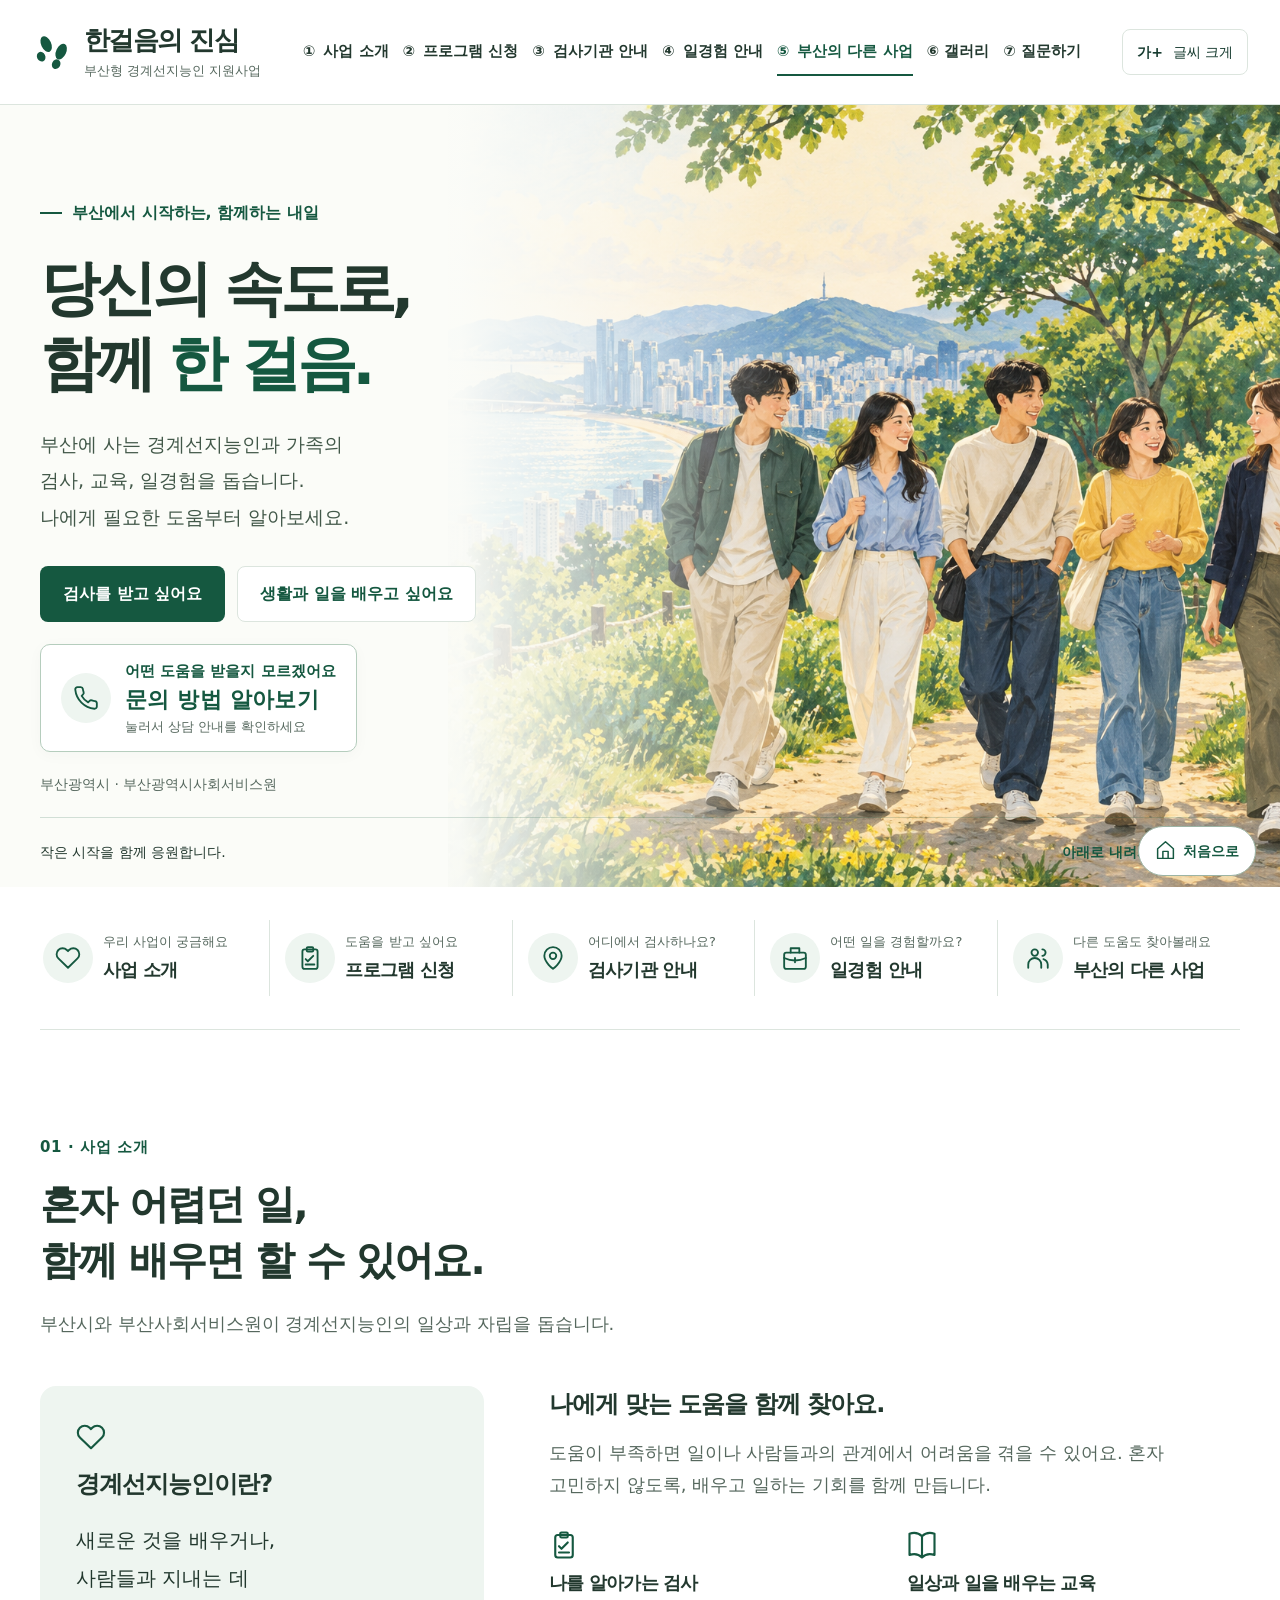
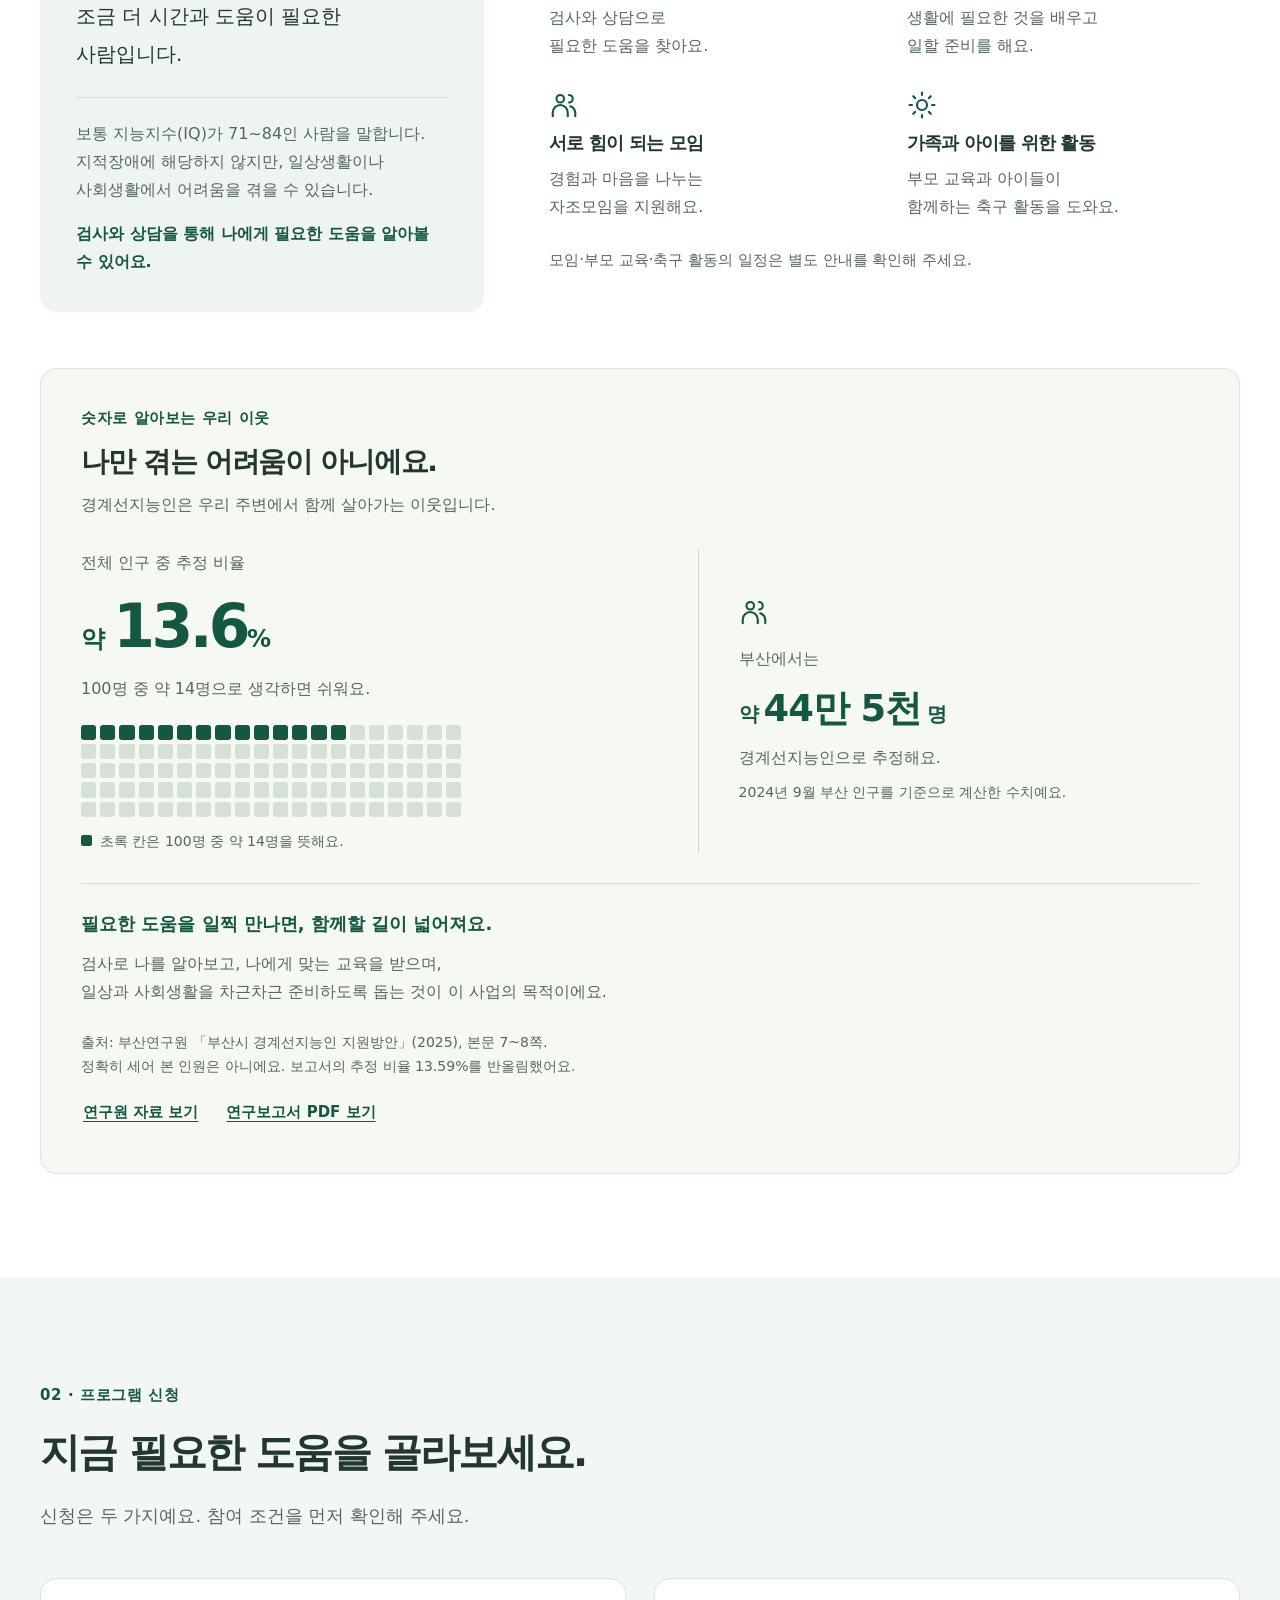
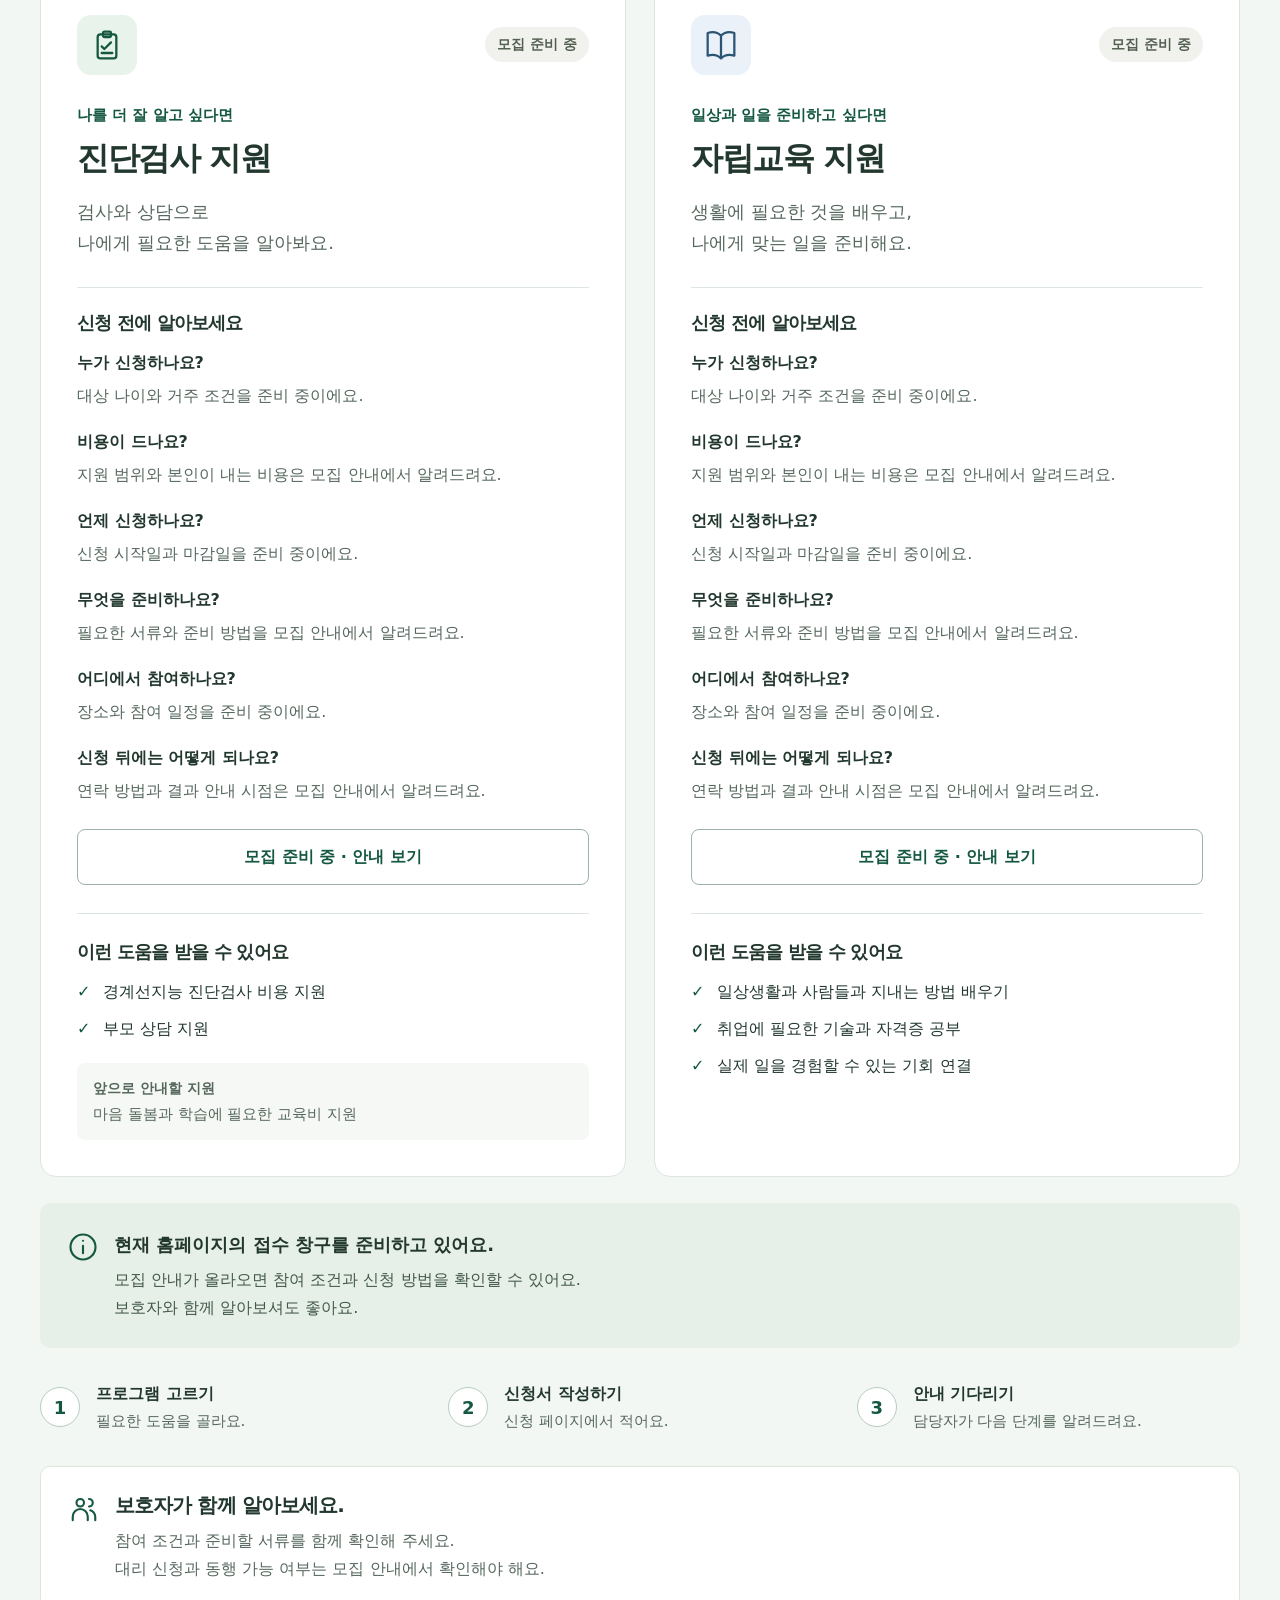
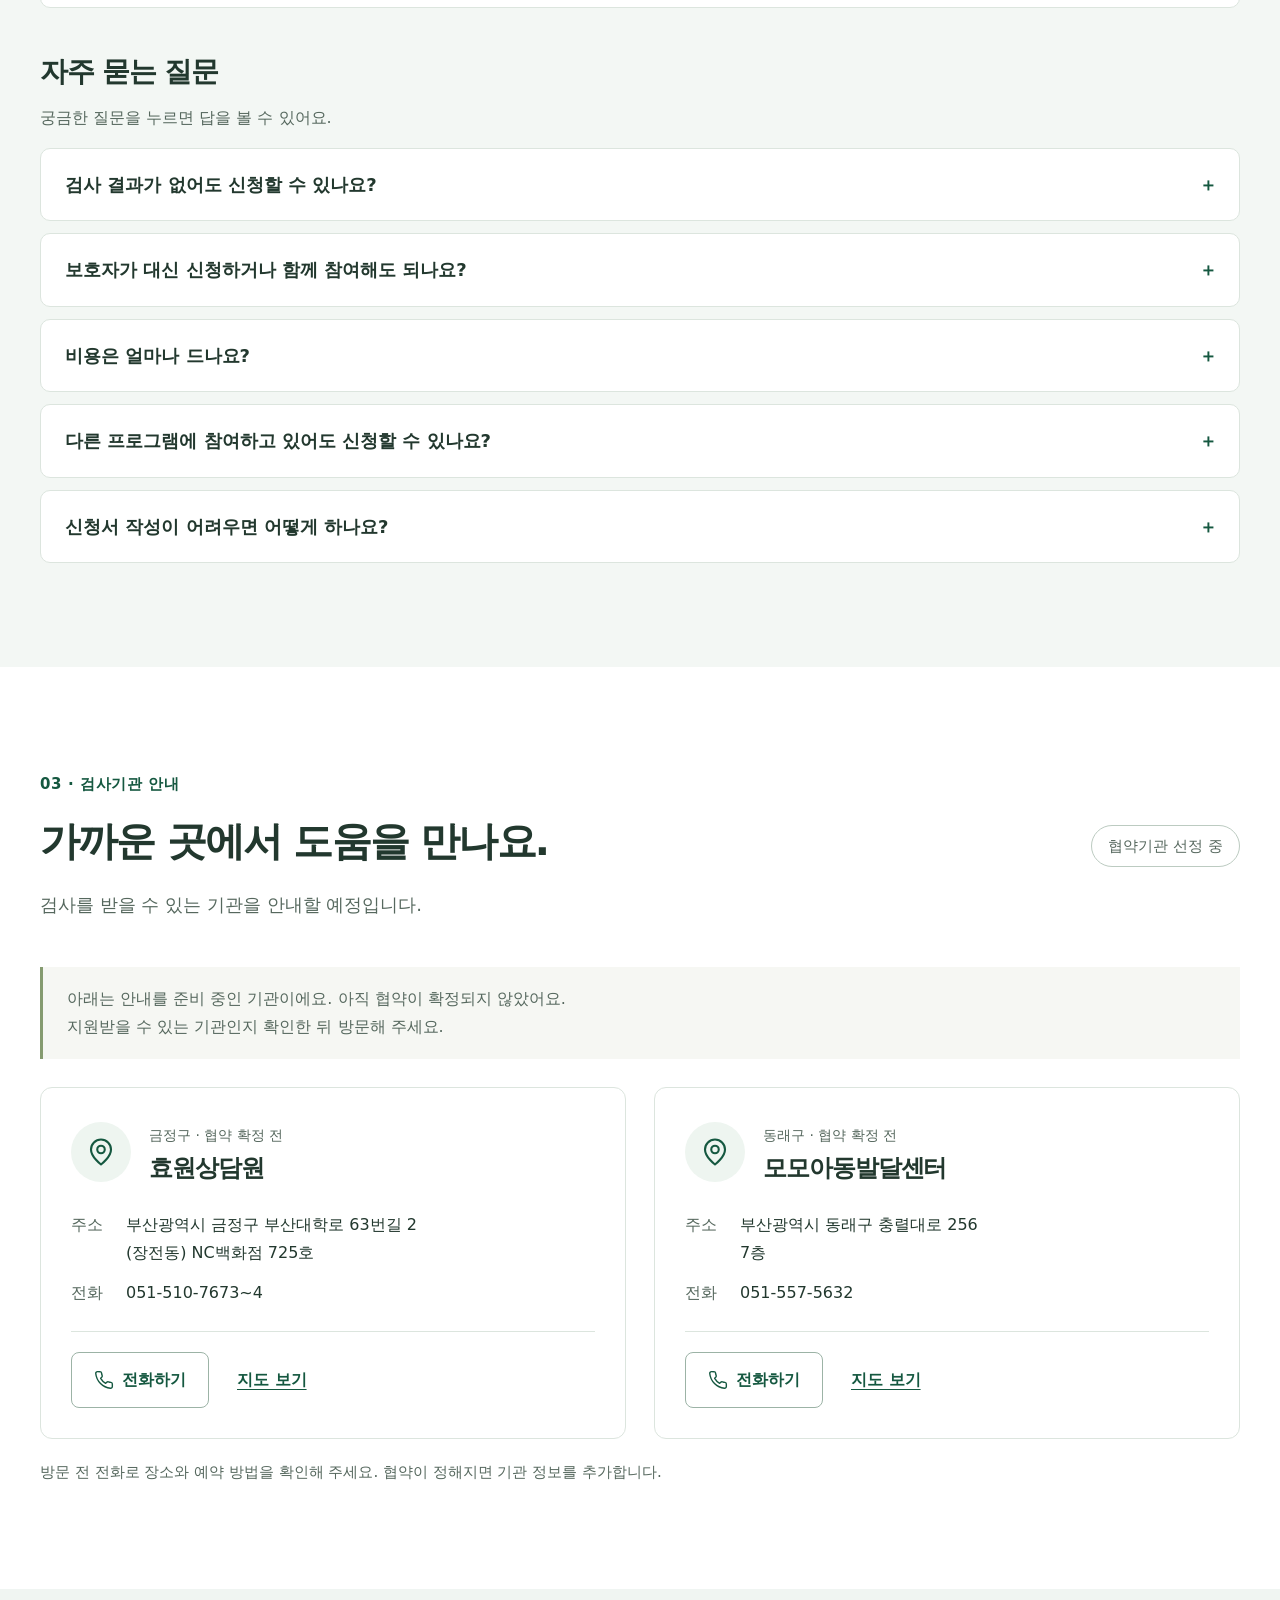
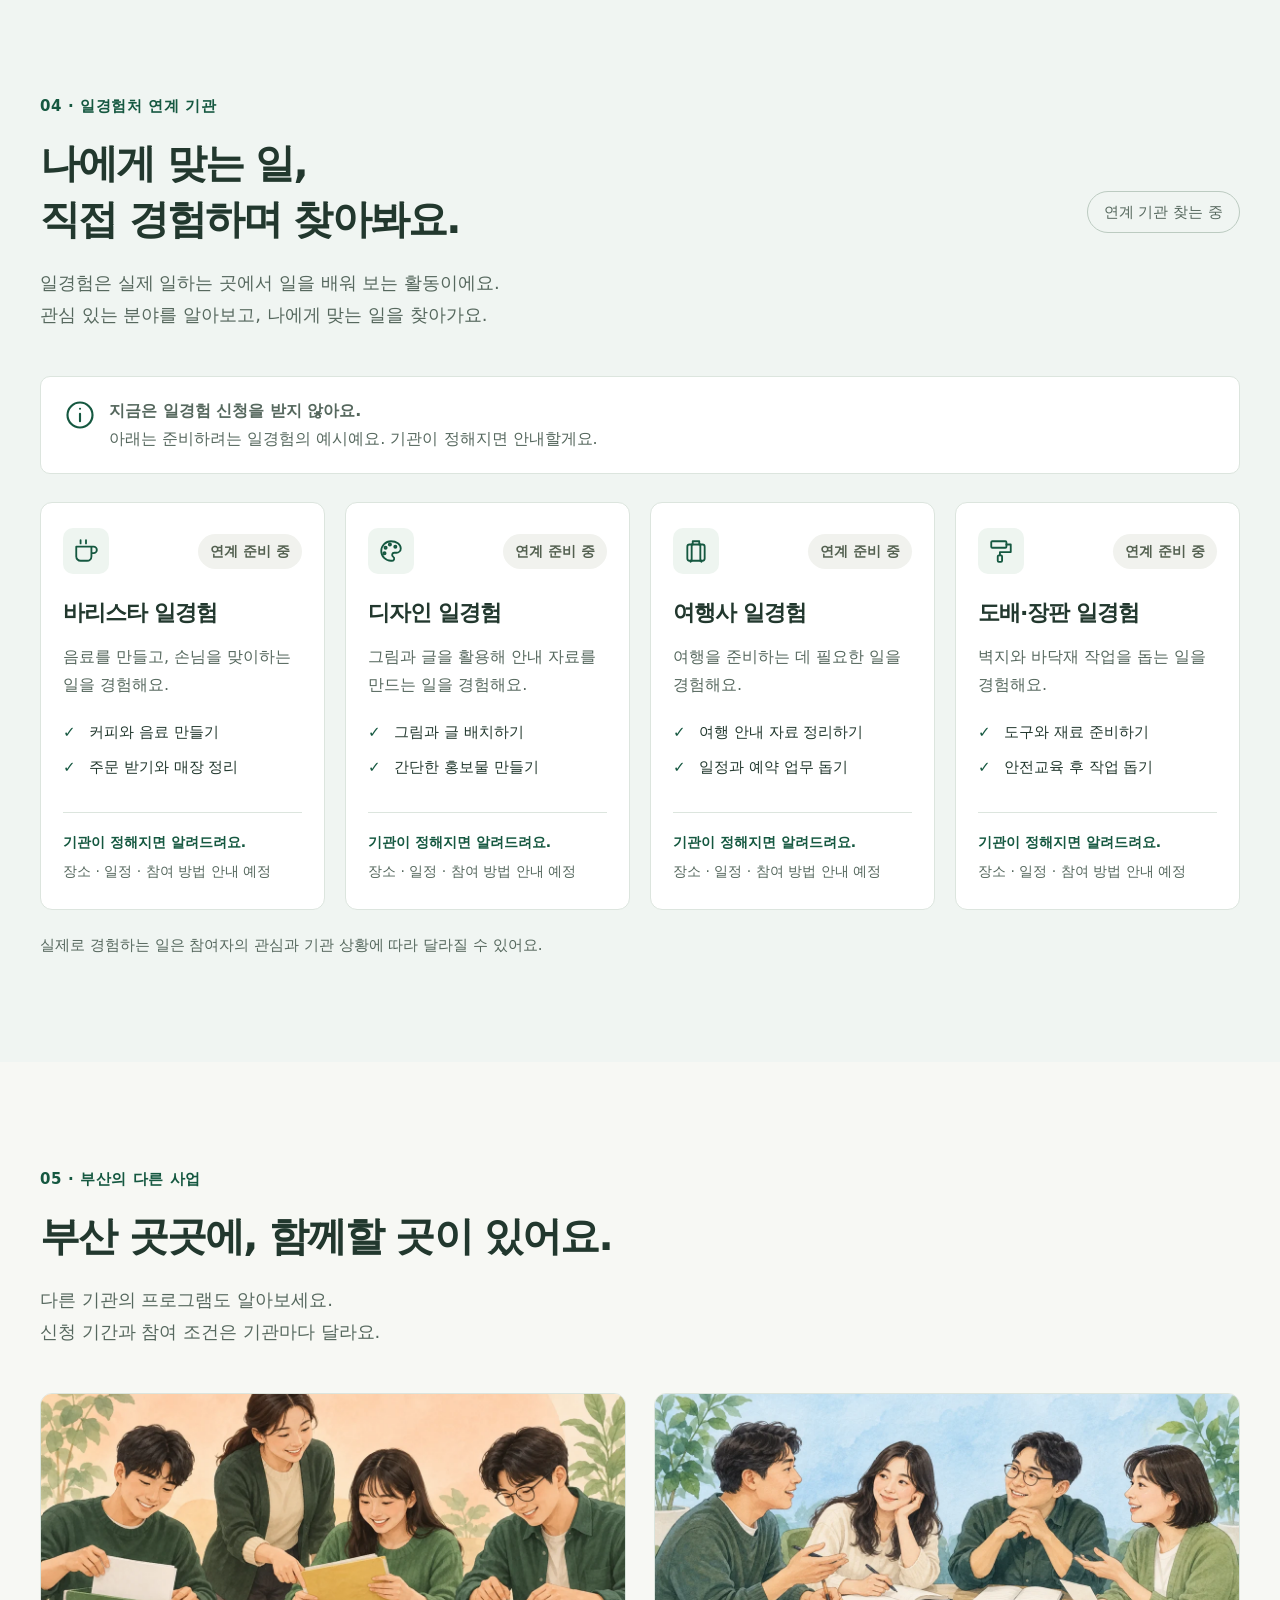
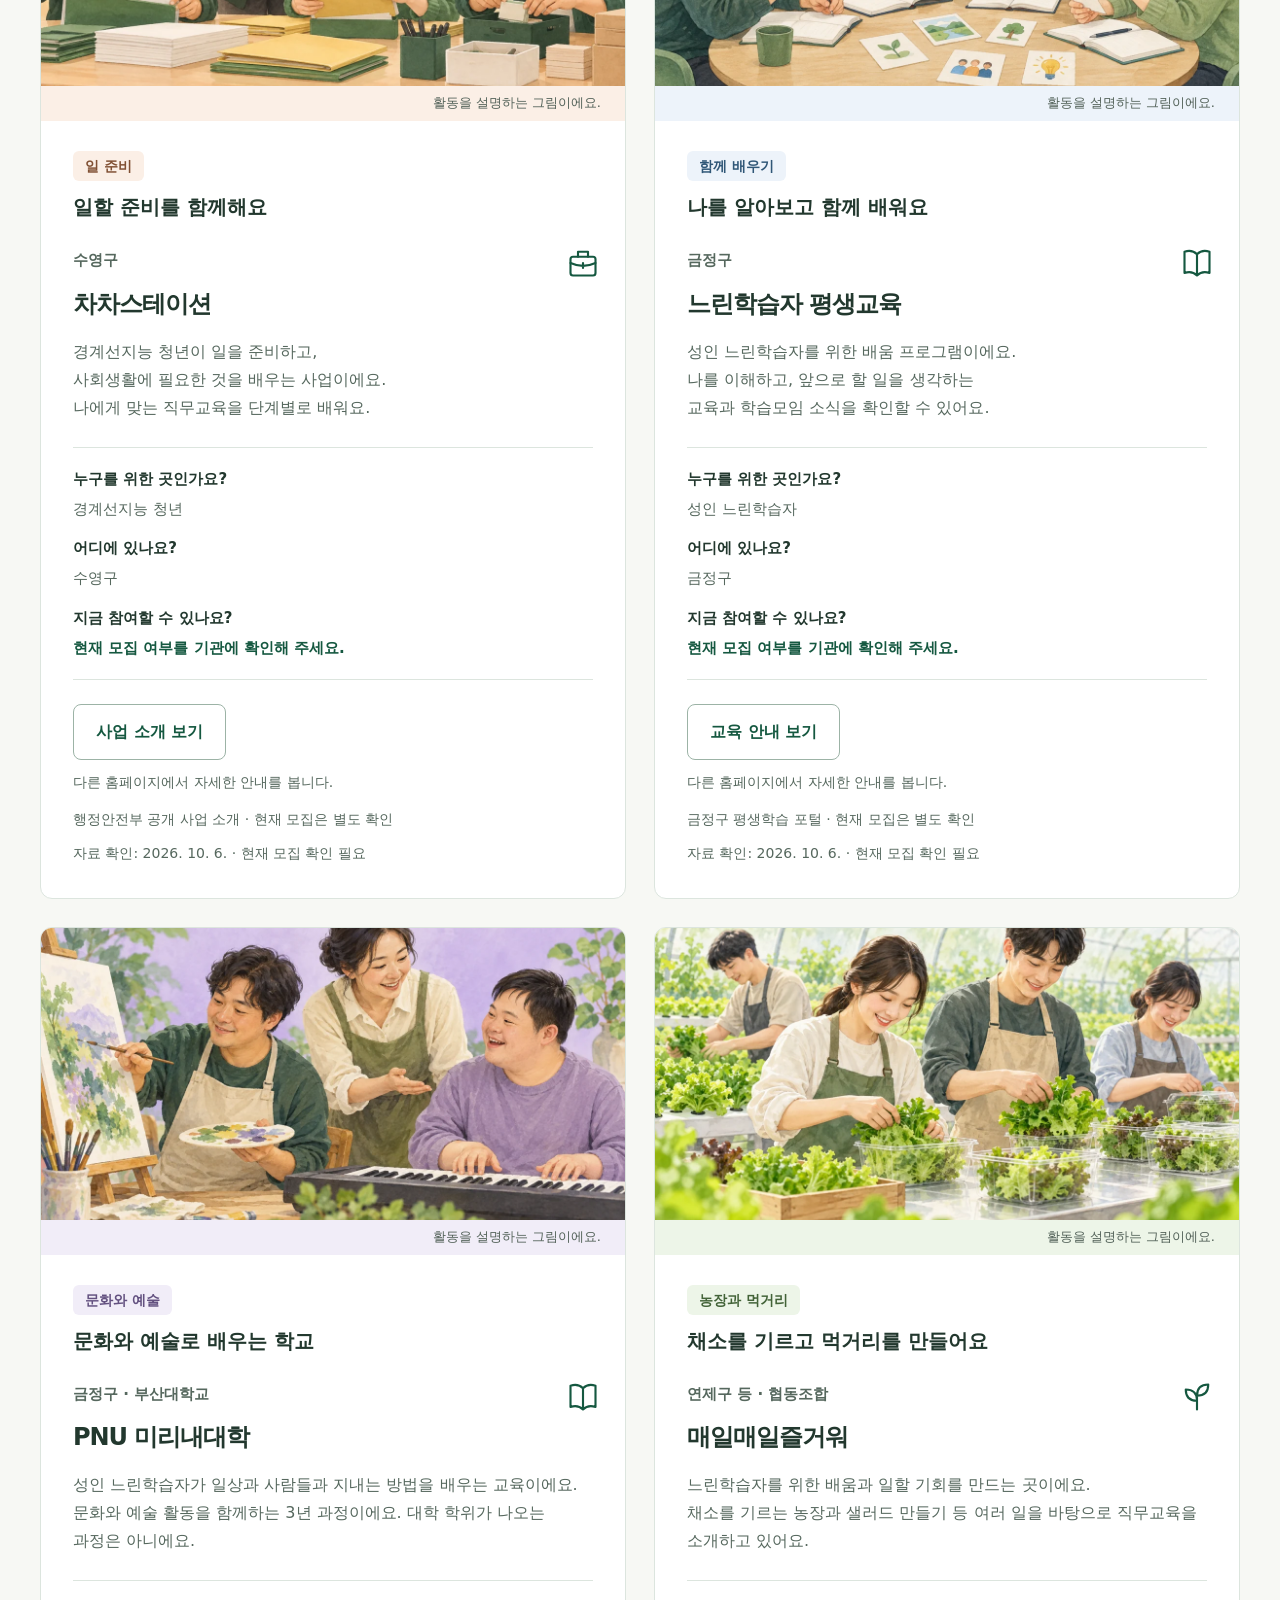
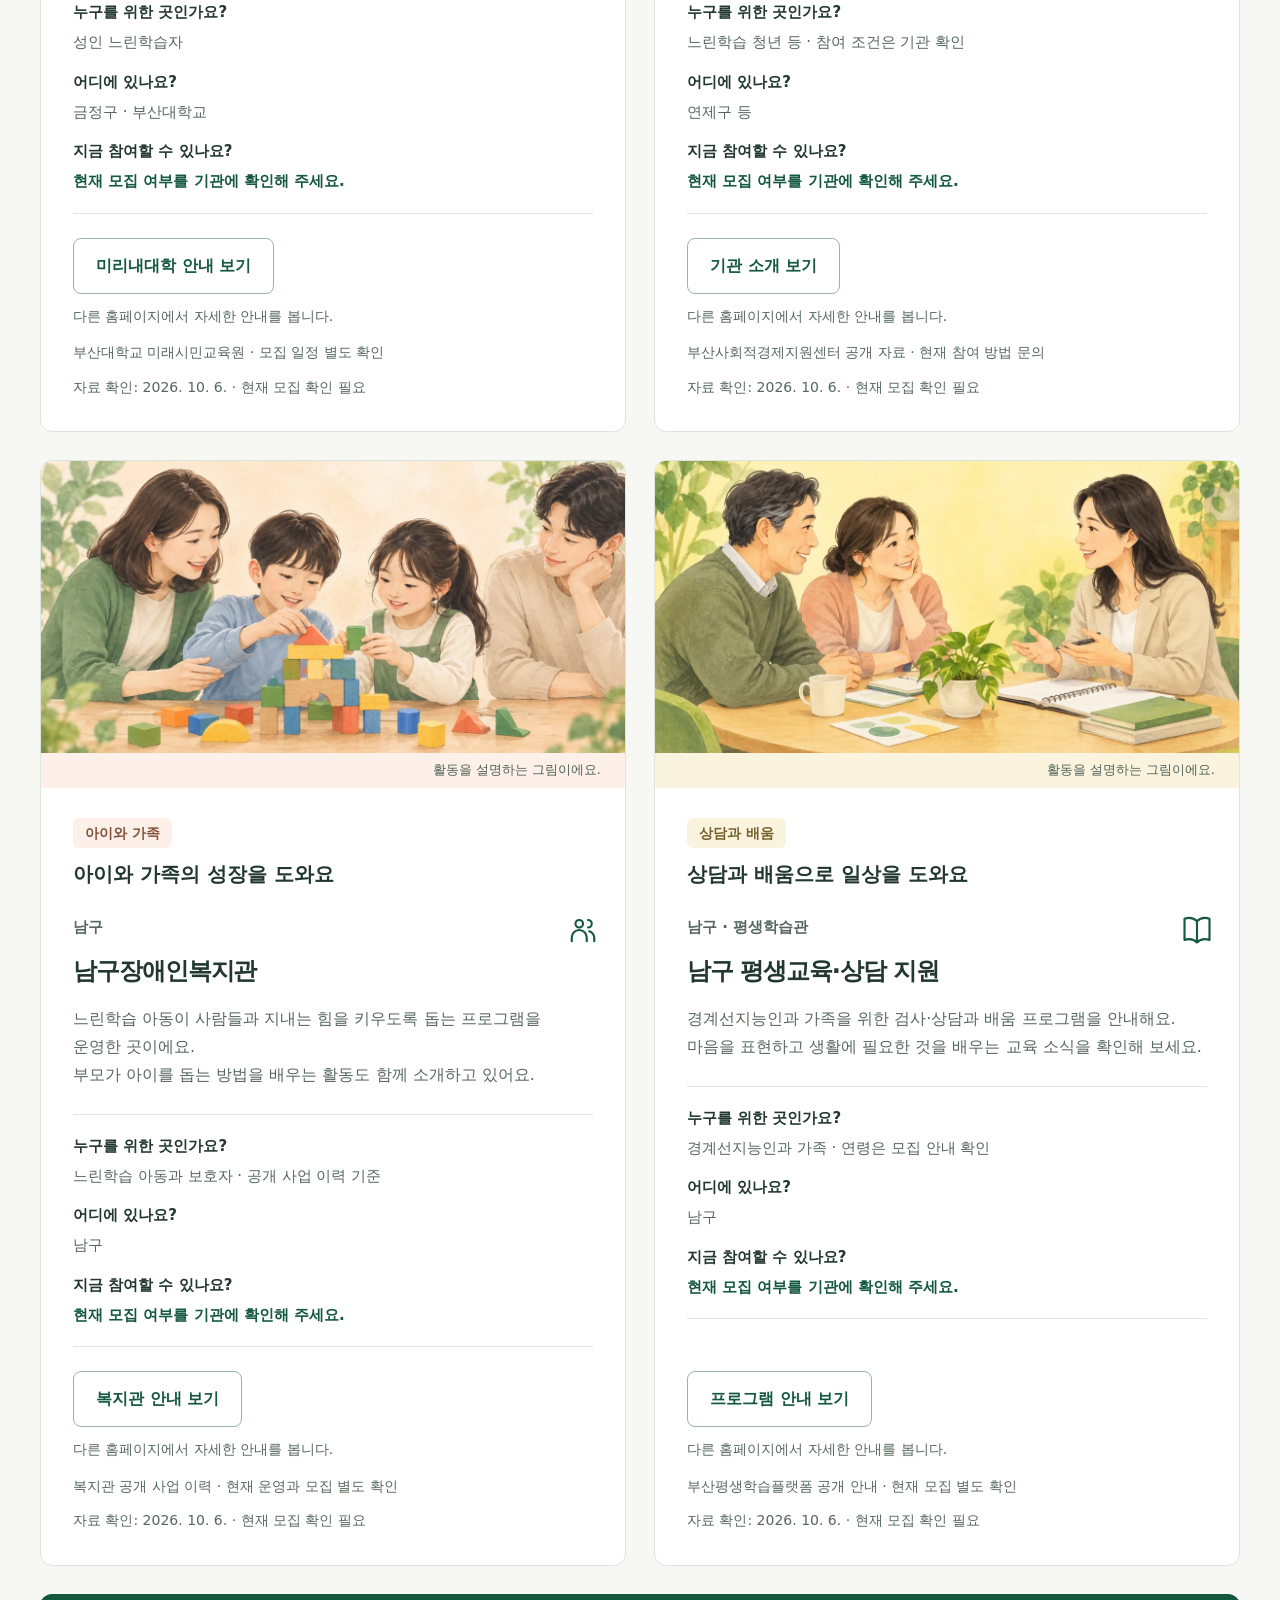
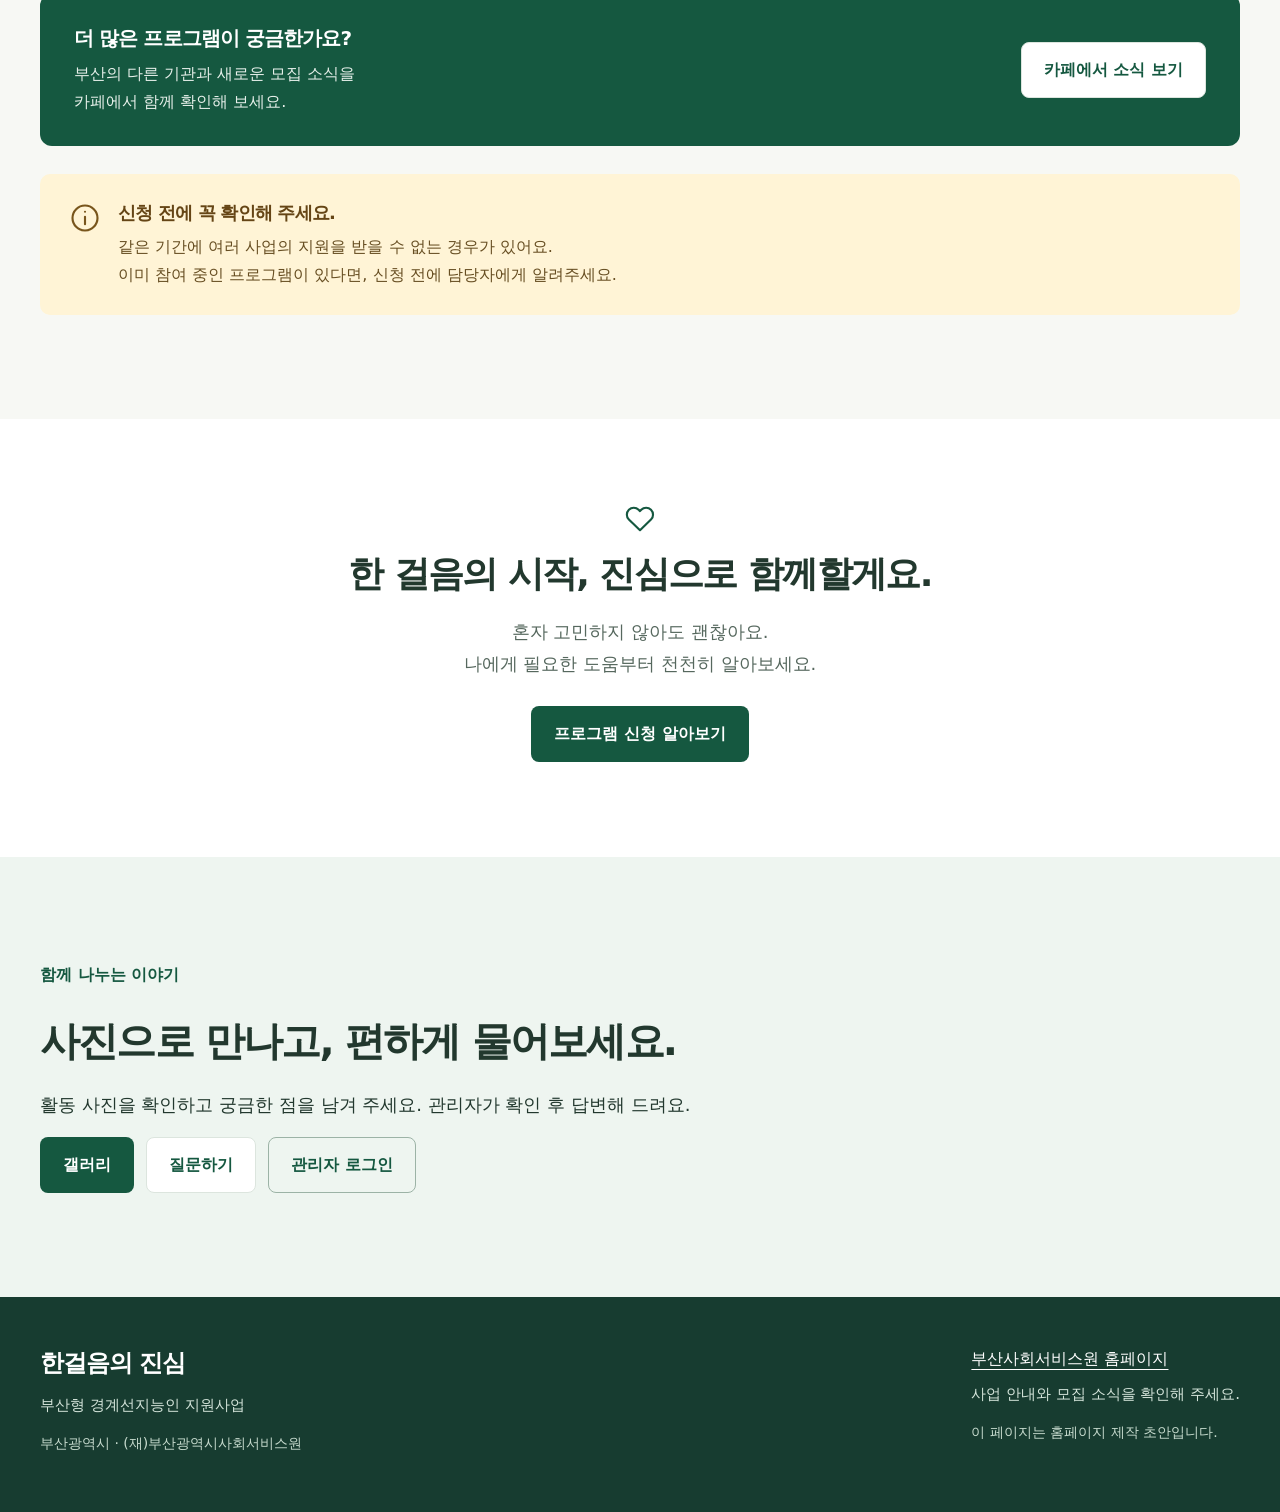
<file: index.html>
<!doctype html>
<html lang="ko">
<head>
<meta charset="utf-8"><meta name="viewport" content="width=device-width,initial-scale=1">
<title>한걸음의 진심 | 부산형 경계선지능인 지원사업</title>
<meta name="description" content="당신의 속도로, 함께 한 걸음. 부산형 경계선지능인 지원사업의 진단검사, 자립교육과 부산의 지원 소식을 쉽게 알아보세요.">
<meta name="theme-color" content="#155840">
<link rel="icon" href="assets/favicon.svg" type="image/svg+xml">
<link rel="stylesheet" href="styles.css">
<script src="site-config.js" defer></script><script src="script.js" defer></script>
</head>
<body id="home">
<a class="skip-link" href="#main">본문으로 바로 가기</a>
<header class="header">
<div class="header-inner">
<a class="brand" href="#home" aria-label="한걸음의 진심, 처음으로">
<svg class="brand-symbol" viewBox="0 0 48 48" aria-hidden="true"><ellipse cx="17" cy="14" rx="6" ry="10" transform="rotate(-25 17 14)"/><ellipse cx="11" cy="29" rx="5" ry="6" transform="rotate(-25 11 29)"/><ellipse cx="35" cy="23" rx="6" ry="10" transform="rotate(25 35 23)"/><ellipse cx="29" cy="38" rx="5" ry="6" transform="rotate(25 29 38)"/></svg>
<span><strong>한걸음의 진심</strong><small>부산형 경계선지능인 지원사업</small></span></a>
<button class="menu-toggle" id="menu-toggle" type="button" aria-expanded="false" aria-controls="main-navigation">메뉴 보기</button>
<nav id="main-navigation" aria-label="주요 메뉴">
<a href="#about"><span aria-hidden="true">①</span> 사업 소개</a>
<a href="#apply"><span aria-hidden="true">②</span> 프로그램 신청</a>
<a href="#partners"><span aria-hidden="true">③</span> 검사기관 안내</a>
<a href="#experience"><span aria-hidden="true">④</span> 일경험 안내</a>
<a href="#local"><span aria-hidden="true">⑤</span> 부산의 다른 사업</a>
<a href="gallery.html">⑥ 갤러리</a>
<a href="questions.html">⑦ 질문하기</a>
</nav>
<button class="text-control" id="text-size" type="button" aria-pressed="false"><span aria-hidden="true">가+</span> 글씨 크게</button>
</div>
</header>
<main id="main">
<section class="hero" aria-labelledby="hero-title">
<div class="hero-picture"><img src="assets/hero.png" alt="부산의 바다가 보이는 공원에서 함께 웃으며 걷는 사람들" width="1536" height="1024" fetchpriority="high"></div>
<div class="hero-inner wrap">
<div class="hero-copy">
<p class="eyebrow"><span class="little-line"></span> 부산에서 시작하는, 함께하는 내일</p>
<h1 id="hero-title">당신의 속도로,<br>함께 <span>한 걸음.</span></h1>
<p class="hero-description">부산에 사는 경계선지능인과 가족의<br>검사, 교육, 일경험을 돕습니다.<br>나에게 필요한 도움부터 알아보세요.</p>
<div class="hero-actions"><a class="button primary" href="#diagnosis-card">검사를 받고 싶어요</a><a class="button light" href="#education-card">생활과 일을 배우고 싶어요</a></div>
<button class="hero-contact" type="button" id="contact-open" data-contact-open aria-haspopup="dialog" aria-controls="contact-dialog"><span class="contact-icon" data-icon="phone"></span><span><strong>어떤 도움을 받을지 모르겠어요</strong><span class="contact-number" data-contact-number>문의 방법 알아보기</span><small data-contact-temporary>눌러서 상담 안내를 확인하세요</small></span></button>
<p class="hero-note">부산광역시 · 부산광역시사회서비스원</p>
</div>
</div>
<div class="hero-bottom wrap"><span>작은 시작을 함께 응원합니다.</span><a href="#about">아래로 내려서 알아보기 <span aria-hidden="true">↓</span></a></div>
</section>

<div class="quick-section wrap" aria-label="쉽게 찾기">
<a href="#about"><span class="quick-icon" data-icon="heart"></span><span><small>우리 사업이 궁금해요</small><strong>사업 소개</strong></span></a>
<a href="#apply"><span class="quick-icon" data-icon="clipboard"></span><span><small>도움을 받고 싶어요</small><strong>프로그램 신청</strong></span></a>
<a href="#partners"><span class="quick-icon" data-icon="pin"></span><span><small>어디에서 검사하나요?</small><strong>검사기관 안내</strong></span></a>
<a href="#experience"><span class="quick-icon" data-icon="briefcase"></span><span><small>어떤 일을 경험할까요?</small><strong>일경험 안내</strong></span></a>
<a href="#local"><span class="quick-icon" data-icon="people"></span><span><small>다른 도움도 찾아볼래요</small><strong>부산의 다른 사업</strong></span></a>
</div>

<section class="section wrap" id="about" aria-labelledby="about-title">
<div class="section-heading"><p class="section-number">01 · 사업 소개</p><h2 id="about-title">혼자 어렵던 일,<br>함께 배우면 할 수 있어요.</h2><p>부산시와 부산사회서비스원이<br class="mobile-only"> 경계선지능인의 일상과 자립을 돕습니다.</p></div>
<div class="about-layout">
<div class="definition-panel"><span class="line-icon" data-icon="heart"></span><h3>경계선지능인이란?</h3><p>새로운 것을 배우거나,<br>사람들과 지내는 데<br>조금 더 시간과 도움이 필요한 사람입니다.</p><p class="definition-detail">보통 지능지수(IQ)가 71~84인 사람을 말합니다. 지적장애에 해당하지 않지만, 일상생활이나 사회생활에서 어려움을 겪을 수 있습니다.</p><p class="support-note">검사와 상담을 통해 나에게 필요한 도움을 알아볼 수 있어요.</p></div>
<div class="about-right"><h3>나에게 맞는 도움을 함께 찾아요.</h3><p>도움이 부족하면 일이나 사람들과의 관계에서 어려움을 겪을 수 있어요. 혼자 고민하지 않도록, 배우고 일하는 기회를 함께 만듭니다.</p>
<div class="support-grid">
<article><span class="line-icon" data-icon="clipboard"></span><h4>나를 알아가는 검사</h4><p>검사와 상담으로<br>필요한 도움을 찾아요.</p></article>
<article><span class="line-icon" data-icon="book"></span><h4>일상과 일을 배우는 교육</h4><p>생활에 필요한 것을 배우고<br>일할 준비를 해요.</p></article>
<article><span class="line-icon" data-icon="people"></span><h4>서로 힘이 되는 모임</h4><p>경험과 마음을 나누는<br>자조모임을 지원해요.</p></article>
<article><span class="line-icon" data-icon="sun"></span><h4>가족과 아이를 위한 활동</h4><p>부모 교육과 아이들이<br>함께하는 축구 활동을 도와요.</p></article>
</div><p class="muted">모임·부모 교육·축구 활동의 일정은 별도 안내를 확인해 주세요.</p></div>
</div>
<aside class="awareness-panel" aria-labelledby="awareness-title">
<div class="awareness-heading"><p class="section-number">숫자로 알아보는 우리 이웃</p><h3 id="awareness-title">나만 겪는 어려움이 아니에요.</h3><p>경계선지능인은 우리 주변에서 함께 살아가는 이웃입니다.</p></div>
<div class="awareness-grid">
<figure class="population-figure"><figcaption><span>전체 인구 중 추정 비율</span><strong>약 <em>13.6</em>%</strong><span>100명 중 약 14명으로 생각하면 쉬워요.</span></figcaption><div class="population-waffle" aria-hidden="true"><span class="highlight"></span><span class="highlight"></span><span class="highlight"></span><span class="highlight"></span><span class="highlight"></span><span class="highlight"></span><span class="highlight"></span><span class="highlight"></span><span class="highlight"></span><span class="highlight"></span><span class="highlight"></span><span class="highlight"></span><span class="highlight"></span><span class="highlight"></span><span></span><span></span><span></span><span></span><span></span><span></span><span></span><span></span><span></span><span></span><span></span><span></span><span></span><span></span><span></span><span></span><span></span><span></span><span></span><span></span><span></span><span></span><span></span><span></span><span></span><span></span><span></span><span></span><span></span><span></span><span></span><span></span><span></span><span></span><span></span><span></span><span></span><span></span><span></span><span></span><span></span><span></span><span></span><span></span><span></span><span></span><span></span><span></span><span></span><span></span><span></span><span></span><span></span><span></span><span></span><span></span><span></span><span></span><span></span><span></span><span></span><span></span><span></span><span></span><span></span><span></span><span></span><span></span><span></span><span></span><span></span><span></span><span></span><span></span><span></span><span></span><span></span><span></span><span></span><span></span><span></span><span></span><span></span><span></span><span></span><span></span></div><p class="chart-caption"><span aria-hidden="true"></span> 초록 칸은 100명 중 약 14명을 뜻해요.</p></figure>
<div class="busan-stat"><span class="line-icon" data-icon="people"></span><p>부산에서는</p><strong>약 <em>44만 5천</em> 명</strong><p>경계선지능인으로 추정해요.</p><small>2024년 9월 부산 인구를 기준으로 계산한 수치예요.</small></div>
</div>
<div class="awareness-message"><strong>필요한 도움을 일찍 만나면, 함께할 길이 넓어져요.</strong><p>검사로 나를 알아보고, 나에게 맞는 교육을 받으며,<br class="desktop-only"> 일상과 사회생활을 차근차근 준비하도록 돕는 것이 이 사업의 목적이에요.</p></div>
<p class="statistics-source">출처: 부산연구원 「부산시 경계선지능인 지원방안」(2025), 본문 7~8쪽.<br>정확히 세어 본 인원은 아니에요. 보고서의 추정 비율 13.59%를 반올림했어요.</p>
<div class="research-links"><a class="text-link" href="https://data.bdi.re.kr/Home/RPTView.mbz?action=MAPP_0000000007&amp;schIdx=2763" target="_blank" rel="noopener noreferrer">연구원 자료 보기<span class="sr-only"> (새 창)</span></a><a class="text-link" href="assets/busan-support-report.pdf#page=19" target="_blank" rel="noopener noreferrer">연구보고서 PDF 보기<span class="sr-only"> (새 창)</span></a></div>
</aside>
</section>

<section class="apply-section section" id="apply" aria-labelledby="apply-title"><div class="wrap">
<div class="section-heading"><p class="section-number">02 · 프로그램 신청</p><h2 id="apply-title">지금 필요한 도움을 골라보세요.</h2><p>신청은 두 가지예요.<br class="mobile-only"> 참여 조건을 먼저 확인해 주세요.</p></div>
<div class="program-grid">
<article class="program-card" id="diagnosis-card" aria-labelledby="diagnosis-title"><div class="program-head"><span class="program-icon" data-icon="clipboard"></span><span class="badge" data-status="diagnosis">신청 준비 중</span></div><p class="program-kicker">나를 더 잘 알고 싶다면</p><h3 id="diagnosis-title">진단검사 지원</h3><p class="program-description">검사와 상담으로<br>나에게 필요한 도움을 알아봐요.</p>
<div class="program-facts"><h4>신청 전에 알아보세요</h4><dl><dt>누가 신청하나요?</dt><dd data-program-field="diagnosis.eligibility">대상 나이와 거주 조건을 준비 중이에요.</dd><dt>비용이 드나요?</dt><dd data-program-field="diagnosis.fees">지원 범위와 본인이 내는 비용은 모집 안내에서 알려드려요.</dd><dt>언제 신청하나요?</dt><dd data-program-field="diagnosis.period">신청 시작일과 마감일을 준비 중이에요.</dd><dt>무엇을 준비하나요?</dt><dd data-program-field="diagnosis.documents">필요한 서류와 준비 방법을 모집 안내에서 알려드려요.</dd><dt>어디에서 참여하나요?</dt><dd data-program-field="diagnosis.location">장소와 참여 일정을 준비 중이에요.</dd><dt>신청 뒤에는 어떻게 되나요?</dt><dd data-program-field="diagnosis.response">연락 방법과 결과 안내 시점은 모집 안내에서 알려드려요.</dd></dl></div><a class="button outlined apply-button" data-program="diagnosis" href="#application-help">모집 준비 중 · 안내 보기</a>
<div class="program-details"><h4>이런 도움을 받을 수 있어요</h4><ul class="check-list"><li>경계선지능 진단검사 비용 지원</li><li>부모 상담 지원</li></ul><p class="future-note"><strong>앞으로 안내할 지원</strong><br>마음 돌봄과 학습에 필요한 교육비 지원</p></div></article>
<article class="program-card" id="education-card" aria-labelledby="education-title"><div class="program-head"><span class="program-icon blue" data-icon="book"></span><span class="badge" data-status="education">신청 준비 중</span></div><p class="program-kicker">일상과 일을 준비하고 싶다면</p><h3 id="education-title">자립교육 지원</h3><p class="program-description">생활에 필요한 것을 배우고,<br>나에게 맞는 일을 준비해요.</p>
<div class="program-facts"><h4>신청 전에 알아보세요</h4><dl><dt>누가 신청하나요?</dt><dd data-program-field="education.eligibility">대상 나이와 거주 조건을 준비 중이에요.</dd><dt>비용이 드나요?</dt><dd data-program-field="education.fees">지원 범위와 본인이 내는 비용은 모집 안내에서 알려드려요.</dd><dt>언제 신청하나요?</dt><dd data-program-field="education.period">신청 시작일과 마감일을 준비 중이에요.</dd><dt>무엇을 준비하나요?</dt><dd data-program-field="education.documents">필요한 서류와 준비 방법을 모집 안내에서 알려드려요.</dd><dt>어디에서 참여하나요?</dt><dd data-program-field="education.location">장소와 참여 일정을 준비 중이에요.</dd><dt>신청 뒤에는 어떻게 되나요?</dt><dd data-program-field="education.response">연락 방법과 결과 안내 시점은 모집 안내에서 알려드려요.</dd></dl></div><a class="button outlined apply-button" data-program="education" href="#application-help">모집 준비 중 · 안내 보기</a>
<div class="program-details"><h4>이런 도움을 받을 수 있어요</h4><ul class="check-list"><li>일상생활과 사람들과 지내는 방법 배우기</li><li>취업에 필요한 기술과 자격증 공부</li><li>실제 일을 경험할 수 있는 기회 연결</li></ul></div></article>
</div>
<div class="application-help" id="application-help"><span class="line-icon" data-icon="info"></span><div><strong>현재 홈페이지의 접수 창구를 준비하고 있어요.</strong><p>모집 안내가 올라오면 참여 조건과 신청 방법을 확인할 수 있어요.<br>보호자와 함께 알아보셔도 좋아요.</p></div></div>
<div class="steps" aria-label="프로그램 신청 순서"><div><span>1</span><p><strong>프로그램 고르기</strong>필요한 도움을 골라요.</p></div><div><span>2</span><p><strong>신청서 작성하기</strong>신청 페이지에서 적어요.</p></div><div><span>3</span><p><strong>안내 기다리기</strong>담당자가 다음 단계를 알려드려요.</p></div></div>
<aside class="guardian-guide"><span class="line-icon" data-icon="people"></span><div><h3>보호자가 함께 알아보세요.</h3><p>참여 조건과 준비할 서류를 함께 확인해 주세요.<br>대리 신청과 동행 가능 여부는 모집 안내에서 확인해야 해요.</p></div></aside>
<section class="faq-section" id="faq" aria-labelledby="faq-title"><h3 id="faq-title">자주 묻는 질문</h3><p>궁금한 질문을 누르면 답을 볼 수 있어요.</p><details class="faq-item"><summary>검사 결과가 없어도 신청할 수 있나요?</summary><div class="faq-answer"><p data-faq="noResult">검사 결과가 필요한지는 프로그램마다 달라요. 모집 안내에서 필요한 서류를 확인해 주세요. 검사 여부가 걱정된다면 문의 방법을 눌러 도움을 요청해 보세요.</p><button class="text-link inline-contact" type="button" data-contact-open aria-haspopup="dialog" aria-controls="contact-dialog">문의 방법 보기</button></div></details><details class="faq-item"><summary>보호자가 대신 신청하거나 함께 참여해도 되나요?</summary><div class="faq-answer"><p data-faq="guardian">보호자가 대신 신청할 수 있는지와 함께 참여할 수 있는지는 아직 확정되지 않았어요. 모집 안내에서 확인하거나 담당자에게 물어봐 주세요.</p><button class="text-link inline-contact" type="button" data-contact-open aria-haspopup="dialog" aria-controls="contact-dialog">문의 방법 보기</button></div></details><details class="faq-item"><summary>비용은 얼마나 드나요?</summary><div class="faq-answer"><p data-faq="cost">지원 금액과 본인이 내는 비용을 준비 중이에요. 신청 전에 프로그램의 비용 안내를 꼭 확인해 주세요.</p></div></details><details class="faq-item"><summary>다른 프로그램에 참여하고 있어도 신청할 수 있나요?</summary><div class="faq-answer"><p data-faq="overlap">같은 기간에 여러 사업의 지원을 받을 수 없는 경우가 있어요. 이미 참여하는 프로그램이 있다면 신청 전에 담당자에게 알려주세요.</p></div></details><details class="faq-item"><summary>신청서 작성이 어려우면 어떻게 하나요?</summary><div class="faq-answer"><p data-faq="help">보호자와 함께 작성하거나 담당자에게 도움을 요청해 보세요. 아래 문의 방법에서 연락할 곳을 확인해 주세요.</p><button class="text-link inline-contact" type="button" data-contact-open aria-haspopup="dialog" aria-controls="contact-dialog">문의 방법 보기</button></div></details></section>
</div></section>

<section class="section wrap" id="partners" aria-labelledby="partners-title">
<div class="section-heading row-heading"><div><p class="section-number">03 · 검사기관 안내</p><h2 id="partners-title">가까운 곳에서 도움을 만나요.</h2><p>검사를 받을 수 있는 기관을 안내할 예정입니다.</p></div><span class="outline-label">협약기관 선정 중</span></div>
<p class="partner-notice">아래는 안내를 준비 중인 기관이에요. 아직 협약이 확정되지 않았어요.<br>지원받을 수 있는 기관인지 확인한 뒤 방문해 주세요.</p>
<div class="partner-grid">
<article class="partner-card"><div class="partner-title"><span class="line-icon" data-icon="pin"></span><div><span class="muted">금정구 · 협약 확정 전</span><h3>효원상담원</h3></div></div><dl><dt>주소</dt><dd>부산광역시 금정구 부산대학로 63번길 2<br>(장전동) NC백화점 725호</dd><dt>전화</dt><dd>051-510-7673~4</dd></dl><div class="partner-actions"><a class="button outlined" href="tel:0515107673"><span data-icon="phone"></span> 전화하기</a><a class="text-link" href="https://www.google.com/maps/search/?api=1&amp;query=부산광역시+금정구+부산대학로63번길+2" target="_blank" rel="noopener noreferrer">지도 보기<span class="sr-only"> (새 창)</span></a></div></article>
<article class="partner-card"><div class="partner-title"><span class="line-icon" data-icon="pin"></span><div><span class="muted">동래구 · 협약 확정 전</span><h3>모모아동발달센터</h3></div></div><dl><dt>주소</dt><dd>부산광역시 동래구 충렬대로 256<br>7층</dd><dt>전화</dt><dd>051-557-5632</dd></dl><div class="partner-actions"><a class="button outlined" href="tel:0515575632"><span data-icon="phone"></span> 전화하기</a><a class="text-link" href="https://www.google.com/maps/search/?api=1&amp;query=부산광역시+동래구+충렬대로+256" target="_blank" rel="noopener noreferrer">지도 보기<span class="sr-only"> (새 창)</span></a></div></article>
</div><p class="muted partner-footnote">방문 전 전화로 장소와 예약 방법을 확인해 주세요. 협약이 정해지면 기관 정보를 추가합니다.</p>
</section>

<section class="experience-section section" id="experience" aria-labelledby="experience-title"><div class="wrap">
<div class="section-heading row-heading"><div><p class="section-number">04 · 일경험처 연계 기관</p><h2 id="experience-title">나에게 맞는 일,<br>직접 경험하며 찾아봐요.</h2><p>일경험은 실제 일하는 곳에서 일을 배워 보는 활동이에요.<br>관심 있는 분야를 알아보고, 나에게 맞는 일을 찾아가요.</p></div><span class="outline-label">연계 기관 찾는 중</span></div>
<div class="experience-notice"><span class="line-icon" data-icon="info"></span><p><strong>지금은 일경험 신청을 받지 않아요.</strong><br>아래는 준비하려는 일경험의 예시예요. 기관이 정해지면 안내할게요.</p></div>
<div class="experience-grid"><article class="experience-card"><div class="experience-top"><span class="experience-icon" data-icon="coffee"></span><span class="badge">연계 준비 중</span></div><h3>바리스타 일경험</h3><p>음료를 만들고, 손님을 맞이하는 일을 경험해요.</p><ul class="check-list"><li>커피와 음료 만들기</li><li>주문 받기와 매장 정리</li></ul><div class="experience-status"><strong>기관이 정해지면 알려드려요.</strong><span>장소 · 일정 · 참여 방법 안내 예정</span></div></article>
<article class="experience-card"><div class="experience-top"><span class="experience-icon" data-icon="palette"></span><span class="badge">연계 준비 중</span></div><h3>디자인 일경험</h3><p>그림과 글을 활용해 안내 자료를 만드는 일을 경험해요.</p><ul class="check-list"><li>그림과 글 배치하기</li><li>간단한 홍보물 만들기</li></ul><div class="experience-status"><strong>기관이 정해지면 알려드려요.</strong><span>장소 · 일정 · 참여 방법 안내 예정</span></div></article>
<article class="experience-card"><div class="experience-top"><span class="experience-icon" data-icon="suitcase"></span><span class="badge">연계 준비 중</span></div><h3>여행사 일경험</h3><p>여행을 준비하는 데 필요한 일을 경험해요.</p><ul class="check-list"><li>여행 안내 자료 정리하기</li><li>일정과 예약 업무 돕기</li></ul><div class="experience-status"><strong>기관이 정해지면 알려드려요.</strong><span>장소 · 일정 · 참여 방법 안내 예정</span></div></article>
<article class="experience-card"><div class="experience-top"><span class="experience-icon" data-icon="roller"></span><span class="badge">연계 준비 중</span></div><h3>도배·장판 일경험</h3><p>벽지와 바닥재 작업을 돕는 일을 경험해요.</p><ul class="check-list"><li>도구와 재료 준비하기</li><li>안전교육 후 작업 돕기</li></ul><div class="experience-status"><strong>기관이 정해지면 알려드려요.</strong><span>장소 · 일정 · 참여 방법 안내 예정</span></div></article></div>
<p class="experience-footnote">실제로 경험하는 일은 참여자의 관심과 기관 상황에 따라 달라질 수 있어요.</p>
</div></section>

<section class="local-section section" id="local" aria-labelledby="local-title"><div class="wrap">
<div class="section-heading"><p class="section-number">05 · 부산의 다른 사업</p><h2 id="local-title">부산 곳곳에, 함께할 곳이 있어요.</h2><p>다른 기관의 프로그램도 알아보세요.<br>신청 기간과 참여 조건은 기관마다 달라요.</p></div>
<div class="local-grid">
<article class="local-card local-card--chacha"><figure class="local-visual"><img src="assets/local-chacha.webp" alt="청년들이 선생님과 함께 직장에서 하는 일을 배우는 그림" width="1200" height="800" loading="lazy" decoding="async"><figcaption>활동을 설명하는 그림이에요.</figcaption></figure><div class="local-card-body"><div class="local-theme"><span>일 준비</span><p>일할 준비를 함께해요</p></div><div class="local-card-top"><span class="region-label">수영구</span><span class="line-icon" data-icon="briefcase"></span></div><h3>차차스테이션</h3><p>경계선지능 청년이 일을 준비하고,<br>사회생활에 필요한 것을 배우는 사업이에요.<br>나에게 맞는 직무교육을 단계별로 배워요.</p><dl class="local-facts"><dt>누구를 위한 곳인가요?</dt><dd>경계선지능 청년</dd><dt>어디에 있나요?</dt><dd>수영구</dd><dt>지금 참여할 수 있나요?</dt><dd><strong>현재 모집 여부를 기관에 확인해 주세요.</strong></dd></dl><a class="button outlined" href="https://www.mois.go.kr/frt/bbs/type002/commonSelectBoardArticle.do?bbsId=BBSMSTR_000000000205&amp;nttId=114051" target="_blank" rel="noopener noreferrer">사업 소개 보기<span class="sr-only"> (새 창)</span></a><span class="external-note">다른 홈페이지에서 자세한 안내를 봅니다.</span><span class="source-caption">행정안전부 공개 사업 소개 · 현재 모집은 별도 확인</span><small class="information-date">자료 확인: 2026. 10. 6. · 현재 모집 확인 필요</small></div></article>
<article class="local-card local-card--geumjeong"><figure class="local-visual"><img src="assets/local-geumjeong.webp" alt="성인들이 책과 그림 카드를 보며 이야기를 나누는 그림" width="1200" height="800" loading="lazy" decoding="async"><figcaption>활동을 설명하는 그림이에요.</figcaption></figure><div class="local-card-body"><div class="local-theme"><span>함께 배우기</span><p>나를 알아보고 함께 배워요</p></div><div class="local-card-top"><span class="region-label">금정구</span><span class="line-icon" data-icon="book"></span></div><h3>느린학습자 평생교육</h3><p>성인 느린학습자를 위한 배움 프로그램이에요.<br>나를 이해하고, 앞으로 할 일을 생각하는<br>교육과 학습모임 소식을 확인할 수 있어요.</p><dl class="local-facts"><dt>누구를 위한 곳인가요?</dt><dd>성인 느린학습자</dd><dt>어디에 있나요?</dt><dd>금정구</dd><dt>지금 참여할 수 있나요?</dt><dd><strong>현재 모집 여부를 기관에 확인해 주세요.</strong></dd></dl><a class="button outlined" href="https://www.geumjeong.go.kr/board/view.geumj?boardId=BBS_0000223&amp;dataSid=977932&amp;menuCd=DOM_000000805001000000" target="_blank" rel="noopener noreferrer">교육 안내 보기<span class="sr-only"> (새 창)</span></a><span class="external-note">다른 홈페이지에서 자세한 안내를 봅니다.</span><span class="source-caption">금정구 평생학습 포털 · 현재 모집은 별도 확인</span><small class="information-date">자료 확인: 2026. 10. 6. · 현재 모집 확인 필요</small></div></article>
<article class="local-card local-card--mirinae"><figure class="local-visual"><img src="assets/local-mirinae.webp" alt="성인들이 그림을 그리고 악기를 연주하는 그림" width="1200" height="800" loading="lazy" decoding="async"><figcaption>활동을 설명하는 그림이에요.</figcaption></figure><div class="local-card-body"><div class="local-theme"><span>문화와 예술</span><p>문화와 예술로 배우는 학교</p></div><div class="local-card-top"><span class="region-label">금정구 · 부산대학교</span><span class="line-icon" data-icon="book"></span></div><h3>PNU 미리내대학</h3><p>성인 느린학습자가 일상과 사람들과 지내는 방법을 배우는 교육이에요.<br>문화와 예술 활동을 함께하는 3년 과정이에요. 대학 학위가 나오는 과정은 아니에요.</p><dl class="local-facts"><dt>누구를 위한 곳인가요?</dt><dd>성인 느린학습자</dd><dt>어디에 있나요?</dt><dd>금정구 · 부산대학교</dd><dt>지금 참여할 수 있나요?</dt><dd><strong>현재 모집 여부를 기관에 확인해 주세요.</strong></dd></dl><a class="button outlined" href="https://sce.pusan.ac.kr/page?cateSeq=&amp;mainbbsTabIndex=0&amp;menuCD=000000000000561&amp;mode=DETAIL&amp;seq=2567&amp;typeSeqNo=1" target="_blank" rel="noopener noreferrer">미리내대학 안내 보기<span class="sr-only"> (새 창)</span></a><span class="external-note">다른 홈페이지에서 자세한 안내를 봅니다.</span><span class="source-caption">부산대학교 미래시민교육원 · 모집 일정 별도 확인</span><small class="information-date">자료 확인: 2026. 10. 6. · 현재 모집 확인 필요</small></div></article>
<article class="local-card local-card--maeil"><figure class="local-visual"><img src="assets/local-maeil.webp" alt="청년들이 채소를 기르고 샐러드를 만드는 그림" width="1200" height="800" loading="lazy" decoding="async"><figcaption>활동을 설명하는 그림이에요.</figcaption></figure><div class="local-card-body"><div class="local-theme"><span>농장과 먹거리</span><p>채소를 기르고 먹거리를 만들어요</p></div><div class="local-card-top"><span class="region-label">연제구 등 · 협동조합</span><span class="line-icon" data-icon="sprout"></span></div><h3>매일매일즐거워</h3><p>느린학습자를 위한 배움과 일할 기회를 만드는 곳이에요.<br>채소를 기르는 농장과 샐러드 만들기 등 여러 일을 바탕으로 직무교육을 소개하고 있어요.</p><dl class="local-facts"><dt>누구를 위한 곳인가요?</dt><dd>느린학습 청년 등 · 참여 조건은 기관 확인</dd><dt>어디에 있나요?</dt><dd>연제구 등</dd><dt>지금 참여할 수 있나요?</dt><dd><strong>현재 모집 여부를 기관에 확인해 주세요.</strong></dd></dl><a class="button outlined" href="https://bsec.or.kr/board/view/board_book?idx=5754" target="_blank" rel="noopener noreferrer">기관 소개 보기<span class="sr-only"> (새 창)</span></a><span class="external-note">다른 홈페이지에서 자세한 안내를 봅니다.</span><span class="source-caption">부산사회적경제지원센터 공개 자료 · 현재 참여 방법 문의</span><small class="information-date">자료 확인: 2026. 10. 6. · 현재 모집 확인 필요</small></div></article>
<article class="local-card local-card--namgu-family"><figure class="local-visual"><img src="assets/local-namgu-family.webp" alt="아이들이 선생님과 함께 놀이하고 보호자가 지켜보는 그림" width="1200" height="800" loading="lazy" decoding="async"><figcaption>활동을 설명하는 그림이에요.</figcaption></figure><div class="local-card-body"><div class="local-theme"><span>아이와 가족</span><p>아이와 가족의 성장을 도와요</p></div><div class="local-card-top"><span class="region-label">남구</span><span class="line-icon" data-icon="people"></span></div><h3>남구장애인복지관</h3><p>느린학습 아동이 사람들과 지내는 힘을 키우도록 돕는 프로그램을 운영한 곳이에요.<br>부모가 아이를 돕는 방법을 배우는 활동도 함께 소개하고 있어요.</p><dl class="local-facts"><dt>누구를 위한 곳인가요?</dt><dd>느린학습 아동과 보호자 · 공개 사업 이력 기준</dd><dt>어디에 있나요?</dt><dd>남구</dd><dt>지금 참여할 수 있나요?</dt><dd><strong>현재 모집 여부를 기관에 확인해 주세요.</strong></dd></dl><a class="button outlined" href="https://www.namgurc.or.kr/about/sub3.php" target="_blank" rel="noopener noreferrer">복지관 안내 보기<span class="sr-only"> (새 창)</span></a><span class="external-note">다른 홈페이지에서 자세한 안내를 봅니다.</span><span class="source-caption">복지관 공개 사업 이력 · 현재 운영과 모집 별도 확인</span><small class="information-date">자료 확인: 2026. 10. 6. · 현재 모집 확인 필요</small></div></article>
<article class="local-card local-card--namgu-learning"><figure class="local-visual"><img src="assets/local-namgu-learning.webp" alt="성인과 가족이 상담 선생님과 편안하게 이야기하는 그림" width="1200" height="800" loading="lazy" decoding="async"><figcaption>활동을 설명하는 그림이에요.</figcaption></figure><div class="local-card-body"><div class="local-theme"><span>상담과 배움</span><p>상담과 배움으로 일상을 도와요</p></div><div class="local-card-top"><span class="region-label">남구 · 평생학습관</span><span class="line-icon" data-icon="book"></span></div><h3>남구 평생교육·상담 지원</h3><p>경계선지능인과 가족을 위한 검사·상담과 배움 프로그램을 안내해요.<br>마음을 표현하고 생활에 필요한 것을 배우는 교육 소식을 확인해 보세요.</p><dl class="local-facts"><dt>누구를 위한 곳인가요?</dt><dd>경계선지능인과 가족 · 연령은 모집 안내 확인</dd><dt>어디에 있나요?</dt><dd>남구</dd><dt>지금 참여할 수 있나요?</dt><dd><strong>현재 모집 여부를 기관에 확인해 주세요.</strong></dd></dl><a class="button outlined" href="https://lll.busan.go.kr/lll/index.do?bbsAttrbCode=BBSA03&amp;bbsId=BBS_00029&amp;bbsTyCode=BBST03&amp;menu_id=00003220&amp;menu_link=%2Ficms%2Fbbs%2FselectBoardArticle.do&amp;nttId=5951" target="_blank" rel="noopener noreferrer">프로그램 안내 보기<span class="sr-only"> (새 창)</span></a><span class="external-note">다른 홈페이지에서 자세한 안내를 봅니다.</span><span class="source-caption">부산평생학습플랫폼 공개 안내 · 현재 모집 별도 확인</span><small class="information-date">자료 확인: 2026. 10. 6. · 현재 모집 확인 필요</small></div></article>
</div>
<aside class="cafe-panel"><div><h3>더 많은 프로그램이 궁금한가요?</h3><p>부산의 다른 기관과 새로운 모집 소식을<br>카페에서 함께 확인해 보세요.</p></div><a class="button light" href="https://cafe.naver.com/f-e/cafes/31763667/menus/25?viewType=W" target="_blank" rel="noopener noreferrer">카페에서 소식 보기<span class="sr-only"> (새 창)</span></a></aside>
<aside class="notice"><span class="line-icon" data-icon="info"></span><div><h3>신청 전에 꼭 확인해 주세요.</h3><p>같은 기간에 여러 사업의 지원을 받을 수 없는 경우가 있어요.<br>이미 참여 중인 프로그램이 있다면, 신청 전에 담당자에게 알려주세요.</p></div></aside>
</div></section>

<section class="closing wrap"><span class="line-icon" data-icon="heart"></span><h2>한 걸음의 시작,<br class="mobile-only"> 진심으로 함께할게요.</h2><p>혼자 고민하지 않아도 괜찮아요.<br>나에게 필요한 도움부터 천천히 알아보세요.</p><a class="button primary" href="#apply">프로그램 신청 알아보기</a></section>
<section class="section" style="background:#eef5f0"><div class="wrap"><p class="eyebrow">함께 나누는 이야기</p><h2>사진으로 만나고, 편하게 물어보세요.</h2><p>활동 사진을 확인하고 궁금한 점을 남겨 주세요. 관리자가 확인 후 답변해 드려요.</p><div class="hero-actions"><a class="button primary" href="gallery.html">갤러리</a><a class="button light" href="questions.html">질문하기</a><a class="button outlined" href="gallery.html#account">관리자 로그인</a></div></div></section>
</main>
<footer><div class="wrap footer-inner"><div><strong>한걸음의 진심</strong><p>부산형 경계선지능인 지원사업</p><small>부산광역시 · (재)부산광역시사회서비스원</small></div><div><a href="https://busan.pass.or.kr/" target="_blank" rel="noopener noreferrer">부산사회서비스원 홈페이지<span class="sr-only"> (새 창)</span></a><p>사업 안내와 모집 소식을 확인해 주세요.</p><small>이 페이지는 홈페이지 제작 초안입니다.</small></div></div></footer>
<a class="home-float" href="#home"><span data-icon="home"></span> 처음으로</a>
<dialog id="application-dialog" aria-labelledby="dialog-title" aria-describedby="dialog-description"><div class="dialog-content"><span class="line-icon" data-icon="clipboard"></span><h2 id="dialog-title">신청 페이지를 준비하고 있어요.</h2><p id="dialog-description">현재는 홈페이지에서 신청을 받지 않아요.<br>부산사회서비스원 홈페이지에서 모집 소식을 확인해 주세요.</p><a class="button primary" href="https://busan.pass.or.kr/" target="_blank" rel="noopener noreferrer">사회서비스원 소식 보기<span class="sr-only"> (새 창)</span></a><button class="button outlined" id="dialog-close" type="button">안내 닫기</button></div></dialog>
<dialog id="contact-dialog" aria-labelledby="contact-title" aria-describedby="contact-description"><div class="dialog-content">
<span class="line-icon" data-icon="phone"></span><h2 id="contact-title">궁금한 점을 함께 알아봐요.</h2>
<p id="contact-description">프로그램 신청이나 지원 내용이 궁금한가요?<br>담당자에게 필요한 도움을 물어보세요.</p>
<div class="contact-dialog-number" data-contact-number>상담 번호 준비 중</div>
<p class="contact-hours" id="contact-hours" hidden></p>
<p class="temporary-note" id="contact-temporary">상담 번호와 상담 시간을 확인 중이에요.<br>아래 공식 홈페이지에서 문의처를 확인해 주세요.</p>
<a class="button light" id="contact-official" href="https://busan.pass.or.kr/" target="_blank" rel="noopener noreferrer">사회서비스원 홈페이지 보기<span class="sr-only"> (다른 홈페이지, 새 창)</span></a>
<a class="button primary" id="contact-call" hidden>이 번호로 전화하기</a><button class="button outlined" id="contact-close" type="button">안내 닫기</button>
</div></dialog>
<nav class="mobile-actionbar" aria-label="신청과 문의 바로 가기"><button type="button" data-contact-open aria-haspopup="dialog" aria-controls="contact-dialog" id="mobile-contact"><span data-icon="phone"></span><span>문의 방법</span></button><a href="#apply"><span data-icon="clipboard"></span> 신청 안내</a></nav>
</body></html>
</file>
<file: styles.css>
:root{--green:#155840;--dark:#173c30;--ink:#22382e;--muted:#56685e;--pale:#eef5f0;--line:#dce5de;--yellow:#f2cf67;--page:#fff;--body-size:1.125rem}
*{box-sizing:border-box}html{scroll-behavior:smooth;scroll-padding-top:125px}body{margin:0;color:var(--ink);background:var(--page);font-family:"Pretendard","Noto Sans KR","Malgun Gothic",system-ui,sans-serif;font-size:var(--body-size);line-height:1.75;word-break:keep-all;overflow-wrap:break-word}a{color:inherit;text-decoration:none}button{font:inherit;cursor:pointer}svg{display:block;width:26px;height:26px;flex:none}button,a{-webkit-tap-highlight-color:transparent}a:focus-visible,button:focus-visible{outline:3px solid #a06300;outline-offset:5px}h1,h2,h3,h4,p{margin-top:0}h1,h2,h3,h4{line-height:1.4;letter-spacing:-.045em}h2{font-size:2.5rem;font-weight:750;margin-bottom:20px}h3{font-size:1.5rem}h4{font-size:1.125rem}p{margin-bottom:16px}.wrap{max-width:1200px;width:calc(100% - 80px);margin:auto}.sr-only{position:absolute;width:1px;height:1px;padding:0;margin:-1px;overflow:hidden;clip:rect(0,0,0,0);white-space:nowrap;border:0}.skip-link{position:fixed;top:-100px;left:20px;padding:12px 24px;background:var(--green);color:white;z-index:100}.skip-link:focus{top:10px}
.header{position:sticky;top:0;z-index:20;background:rgba(255,255,255,.98);border-bottom:1px solid var(--line)}.header-inner{max-width:1440px;margin:auto;padding:22px 32px;display:flex;align-items:center;gap:24px;justify-content:space-between}.brand{display:flex;gap:12px;align-items:center;flex-shrink:0}.brand-symbol{width:40px;height:45px;fill:var(--green)}.brand strong{display:block;font-size:1.65rem;letter-spacing:-.06em;line-height:1.35}.brand small{display:block;font-size:.8125rem;color:var(--muted);margin-top:2px}.header nav{display:flex;gap:24px;align-items:center}.header nav a{font-size:1rem;font-weight:700;padding:10px 0;border-bottom:2px solid transparent}.header nav a:hover,.header nav a[aria-current]{color:var(--green);border-bottom-color:var(--green)}.header nav a span{margin-right:3px}.text-control{padding:9px 14px;min-height:46px;border:1px solid var(--line);border-radius:8px;color:var(--dark);background:white;font-size:.875rem;white-space:nowrap}.text-control span{font-weight:800;margin-right:5px}.text-control[aria-pressed=true]{background:var(--green);color:white}
.hero{position:relative;isolation:isolate;background:#fbfcf8;min-height:650px;overflow:hidden}.hero-picture{position:absolute;inset:0 0 0 35%;z-index:-2}.hero-picture img{width:100%;height:100%;object-fit:cover;object-position:60% 50%}.hero:before{content:"";position:absolute;inset:0;background:linear-gradient(90deg,#fbfcf8 0%,#fbfcf8 28%,rgba(251,252,248,.98) 36%,rgba(251,252,248,.7) 45%,rgba(251,252,248,0) 62%);z-index:-1}.hero-inner{padding-top:94px;padding-bottom:90px}.hero-copy{width:56%}.eyebrow{font-size:1rem;font-weight:650;color:var(--green);display:flex;align-items:center;gap:10px;margin-bottom:24px}.little-line{width:22px;height:2px;background:var(--green)}h1{font-size:clamp(3rem,4.7vw,4.4rem);line-height:1.24;font-weight:800;margin-bottom:26px;letter-spacing:-.07em}h1 span{color:var(--green)}.hero-description{color:#425849;font-size:1.2rem;line-height:1.9;margin-bottom:30px}.hero-actions{display:flex;gap:12px;flex-wrap:wrap}.button{display:inline-flex;align-items:center;justify-content:center;gap:8px;min-height:56px;padding:13px 22px;border:1px solid transparent;border-radius:8px;font-size:1rem;font-weight:700;line-height:1.6;text-align:center;transition:background .15s}.primary{background:var(--green);color:white}.primary:hover{background:#0a402e}.light{background:white;color:var(--green);border-color:var(--line)}.light:hover,.outlined:hover{background:#eaf2ec}.outlined{border-color:#9cb3a6;color:var(--green);background:transparent}.hero-note{font-size:.875rem;color:var(--muted);margin:28px 0 0}.hero-bottom{position:absolute;bottom:0;left:0;right:0;display:flex;justify-content:space-between;align-items:center;gap:12px;font-size:.875rem;border-top:1px solid rgba(21,88,64,.18);padding:17px 0}.hero-bottom a{padding:5px 0;font-weight:600;color:var(--green)}.hero-bottom a span{margin-left:12px}
.quick-section{display:grid;grid-template-columns:repeat(4,1fr);border-bottom:1px solid var(--line);padding:33px 0;gap:20px}.quick-section>a{display:flex;gap:15px;align-items:center;padding:8px 12px;min-height:76px;border-right:1px solid var(--line)}.quick-section>a:last-child{border-right:0}.quick-section>a:hover strong{color:var(--green);text-decoration:underline}.quick-icon{display:flex;align-items:center;justify-content:center;width:50px;height:50px;border-radius:50%;background:var(--pale);color:var(--green);flex:none}.quick-section small{font-size:.8125rem;color:var(--muted);display:block}.quick-section strong{display:block;font-size:1.125rem;letter-spacing:-.04em}
.section{padding-top:104px;padding-bottom:104px;scroll-margin-top:0}.section-heading{margin-bottom:46px}.section-number{color:var(--green);font-size:.9375rem;font-weight:750;letter-spacing:.04em;margin-bottom:16px}.section-heading>p:last-child,.section-heading>div>p:last-child{color:var(--muted);margin:0}.about-layout{display:grid;grid-template-columns:.9fr 1.4fr;gap:65px}.definition-panel{background:var(--pale);padding:36px;border-radius:16px}.line-icon{color:var(--green);display:inline-flex;margin-bottom:16px}.line-icon svg{width:30px;height:30px}.definition-panel h3{margin-bottom:20px}.definition-panel>p:first-of-type{font-size:1.25rem;line-height:1.9}.definition-detail{font-size:1rem;color:var(--muted);border-top:1px solid #ceded3;margin-top:24px;padding-top:22px}.support-note{margin-bottom:0;color:var(--green);font-weight:600;font-size:1rem}.about-right>h3{margin-top:2px;margin-bottom:16px}.about-right>p{color:var(--muted)}.support-grid{display:grid;grid-template-columns:1fr 1fr;gap:30px 24px;margin-top:30px}.support-grid article .line-icon{margin-bottom:10px}.support-grid h4{margin-bottom:9px}.support-grid p{font-size:1rem;color:var(--muted);margin-bottom:0}.muted{color:var(--muted);font-size:.9375rem}.about-right .muted{margin-top:26px;margin-bottom:0}
.apply-section{background:#f3f7f4}.program-grid{display:grid;grid-template-columns:1fr 1fr;gap:28px}.program-card{border:1px solid var(--line);border-radius:16px;background:white;padding:36px;display:flex;flex-direction:column}.program-head{display:flex;align-items:center;justify-content:space-between;margin-bottom:27px}.program-icon{width:60px;height:60px;background:#e8f3ec;border-radius:14px;display:flex;align-items:center;justify-content:center;color:var(--green)}.program-icon svg{width:32px;height:32px}.program-icon.blue{background:#eaf1f8;color:#2c5574}.badge{background:#f1f2ee;color:#536050;font-size:.875rem;font-weight:650;padding:5px 12px;border-radius:30px}.badge.open{background:#e8f3ec;color:var(--green)}.program-kicker{font-size:.9375rem;font-weight:600;color:var(--green);margin-bottom:8px}.program-card h3{font-size:2rem;margin-bottom:15px}.program-description{color:var(--muted);margin-bottom:28px}.apply-button{width:100%;margin-bottom:28px}.program-details{border-top:1px solid var(--line);padding-top:25px}.program-details h4{margin-bottom:14px}.check-list{list-style:none;padding:0;margin:0;font-size:1rem}.check-list li{padding-left:26px;margin-bottom:9px;position:relative}.check-list li:before{content:"✓";position:absolute;left:0;color:var(--green);font-weight:bold}.future-note{background:#f6f8f5;padding:12px 16px;font-size:.9375rem;color:var(--muted);margin-bottom:0;margin-top:20px;border-radius:8px}.future-note strong{font-size:.875rem}.application-help{display:flex;align-items:flex-start;gap:16px;padding:26px 28px;background:#e7efe9;border-radius:10px;margin-top:26px}.application-help .line-icon{margin:3px 0 0;flex:none}.application-help p{font-size:1rem;margin:6px 0 0;color:#425949}.steps{display:grid;grid-template-columns:repeat(3,1fr);gap:25px;margin-top:32px}.steps>div{display:flex;gap:16px;align-items:center}.steps>div>span{display:flex;align-items:center;justify-content:center;border:1px solid #b6ccbe;background:white;border-radius:50%;width:40px;height:40px;flex:none;font-weight:700;color:var(--green)}.steps p{font-size:.9375rem;margin:0;color:var(--muted)}.steps strong{display:block;color:var(--ink);font-size:1rem}
.row-heading{display:flex;justify-content:space-between;align-items:center;gap:20px}.outline-label{display:inline-block;border:1px solid #bccbc1;border-radius:30px;font-size:.9375rem;padding:7px 16px;color:var(--muted);white-space:nowrap}.partner-notice{font-size:1rem;color:var(--muted);background:#f6f7f3;border-left:3px solid #859b70;padding:18px 24px;margin-bottom:28px}.partner-grid{display:grid;grid-template-columns:1fr 1fr;gap:28px}.partner-card{border:1px solid var(--line);border-radius:12px;padding:30px}.partner-title{display:flex;align-items:center;gap:18px}.partner-title .line-icon{margin:0;padding:15px;background:var(--pale);border-radius:50%}.partner-title h3{margin:3px 0 0}.partner-title .muted{font-size:.875rem}.partner-card dl{display:grid;grid-template-columns:45px 1fr;gap:12px 10px;font-size:1rem;margin:25px 0 24px}.partner-card dt{color:var(--muted)}.partner-card dd{margin:0}.partner-actions{display:flex;gap:26px;align-items:center;padding-top:20px;border-top:1px solid var(--line)}.partner-actions svg{width:20px;height:20px}.text-link{font-size:1rem;color:var(--green);font-weight:700;text-decoration:underline;text-underline-offset:4px;padding:12px 2px}.partner-footnote{margin-top:20px;margin-bottom:0}
.local-section{background:#f7f8f4}.local-grid{display:grid;grid-template-columns:1fr 1fr;gap:28px}.local-card{background:white;border:1px solid var(--line);border-radius:12px;padding:32px;display:flex;flex-direction:column;align-items:flex-start}.local-card-top{width:100%;display:flex;align-items:center;justify-content:space-between;margin-bottom:17px}.local-card-top .line-icon{margin:0}.region-label{font-size:.875rem;color:var(--green);background:var(--pale);padding:3px 12px;border-radius:5px;font-weight:650}.local-card h3{margin-bottom:16px}.local-card p{font-size:1rem;color:var(--muted);margin-bottom:25px}.local-card .button{margin-top:auto}.source-caption{font-size:.875rem;color:var(--muted);margin-top:12px}.cafe-panel{margin-top:28px;background:var(--green);color:white;padding:30px 34px;border-radius:12px;display:flex;align-items:center;justify-content:space-between;gap:24px}.cafe-panel h3{margin-bottom:8px;font-size:1.25rem}.cafe-panel p{font-size:1rem;margin:0;color:#e7f0ea}.cafe-panel .button{flex-shrink:0}.notice{display:flex;gap:18px;margin-top:28px;padding:26px 30px;background:#fff4d6;border-radius:10px}.notice .line-icon{color:#78551c;margin:3px 0 0;flex:none}.notice h3{font-size:1.125rem;color:#654515;margin-bottom:8px}.notice p{font-size:1rem;color:#674e22;margin-bottom:0}
.closing{text-align:center;padding:85px 0 95px}.closing .line-icon{margin-bottom:15px}.closing h2{font-size:2.25rem;margin-bottom:17px}.closing p{color:var(--muted);margin-bottom:27px}footer{background:var(--dark);color:white;padding:45px 0 55px}.footer-inner{display:flex;justify-content:space-between;gap:40px}.footer-inner strong{font-size:1.5rem;letter-spacing:-.045em}.footer-inner p{font-size:.9375rem;margin:8px 0;color:#d4e4da}.footer-inner small{font-size:.875rem;color:#c5d9cc}.footer-inner a{font-size:1rem;text-decoration:underline;text-underline-offset:5px}.home-float{position:fixed;bottom:24px;right:24px;display:flex;align-items:center;gap:7px;background:white;border:1px solid #9cb4a5;box-shadow:0 3px 12px #173c3012;padding:12px 16px;border-radius:30px;font-size:.875rem;color:var(--green);font-weight:700;z-index:19}.home-float svg{width:21px;height:21px}
dialog{max-width:500px;width:calc(100% - 40px);border:1px solid var(--line);border-radius:18px;padding:0;color:var(--ink);box-shadow:0 15px 80px #0003}dialog::backdrop{background:#122f2580}.dialog-content{padding:36px;text-align:center}.dialog-content h2{font-size:1.5rem}.dialog-content p{font-size:1rem;color:var(--muted);line-height:1.85}.dialog-content .button{width:100%;margin-top:10px}.mobile-only{display:none}html.large-text{font-size:20px}.large-text .header-inner{flex-wrap:wrap}.large-text .header nav{flex-wrap:wrap}.large-text .hero-copy{width:65%}.large-text .hero{min-height:780px}
@media(min-width:1600px){.hero{min-height:710px}.hero-inner{padding-top:110px}}@media(max-width:1200px){.header-inner{flex-wrap:wrap;padding:15px 30px;gap:10px 24px}.header nav{order:3;width:100%;justify-content:center;gap:40px}.brand strong{font-size:1.4rem}.header nav a{padding:6px 0}.hero-copy{width:63%}.hero-picture{left:30%}.quick-section{gap:10px}.quick-section>a{padding:8px 0;gap:10px}.quick-icon{width:42px;height:42px}.quick-section strong{font-size:1rem}.about-layout{gap:35px}.hero-bottom{background:#fbfcf8c9}.hero-bottom>span{display:none}.hero-bottom{justify-content:flex-start}.large-text .hero-copy{width:75%}}
@media(max-width:800px){html{scroll-padding-top:170px}.wrap{width:calc(100% - 40px)}h2{font-size:2rem}.header-inner{padding:14px 20px;gap:10px}.brand-symbol{width:29px;height:35px}.brand{gap:8px}.brand strong{font-size:1.3rem}.brand small{font-size:.75rem}.text-control{font-size:.8125rem;padding:7px 10px;min-height:42px}.header nav{gap:6px 18px;justify-content:flex-start;display:grid;grid-template-columns:1fr 1fr}.header nav a{font-size:.9375rem;min-height:40px;display:flex;align-items:center;gap:4px}.hero{min-height:0;padding-bottom:0;display:flex;flex-direction:column}.hero:before{display:none}.hero-picture{position:relative;inset:auto;order:2;z-index:0;height:330px}.hero-picture img{object-position:50% 58%}.hero-inner{padding-top:44px;padding-bottom:34px;order:1}.hero-copy{width:100%}.eyebrow{font-size:.875rem;margin-bottom:20px}h1{font-size:3.15rem;margin-bottom:22px}.hero-description{font-size:1.125rem}.hero-actions{gap:10px}.hero-actions .button{font-size:.9375rem;padding:12px 15px}.hero-note{margin-top:22px}.hero-bottom{position:static;order:3;padding:12px 0;background:transparent}.quick-section{grid-template-columns:1fr 1fr;gap:16px 14px;padding:25px 0}.quick-section>a{border:0;min-height:65px}.quick-section small{font-size:.8125rem}.quick-section strong{font-size:1rem}.section{padding-top:68px;padding-bottom:68px}.section-heading{margin-bottom:30px}.about-layout{grid-template-columns:1fr;gap:30px}.definition-panel{padding:28px}.definition-panel>p:first-of-type br{display:none}.support-grid{gap:26px 20px}.program-grid,.partner-grid,.local-grid{grid-template-columns:1fr;gap:22px}.program-card{padding:28px}.steps{grid-template-columns:1fr;gap:20px}.application-help{padding:22px 20px;gap:12px}.row-heading{flex-direction:column;align-items:flex-start}.partner-card{padding:25px}.partner-card dl{grid-template-columns:40px 1fr}.partner-title h3{font-size:1.375rem}.cafe-panel{flex-direction:column;align-items:flex-start;padding:26px}.cafe-panel br,.notice br,.local-card br{display:none}.notice{padding:22px 20px;gap:12px}.closing{padding-top:60px;padding-bottom:70px}.closing h2{font-size:1.85rem}.footer-inner{flex-direction:column;gap:28px}footer{padding-bottom:90px}.home-float{right:14px;bottom:14px}.mobile-only{display:block}.large-text .hero-copy{width:100%}.large-text .hero{min-height:0}.large-text .header nav a{font-size:.8rem}.large-text h1{font-size:2.8rem}.large-text .header-inner{padding:10px 15px}.large-text .brand strong{font-size:1.05rem}.large-text .brand small{font-size:.6rem}.large-text .text-control{font-size:.7rem}.large-text .quick-section{grid-template-columns:1fr}.large-text .support-grid{grid-template-columns:1fr}.large-text .header nav{gap:2px 12px}}
@media(max-width:380px){.hero-actions{flex-direction:column}.hero-actions .button{width:100%}h1{font-size:2.7rem}.quick-section{grid-template-columns:1fr}.brand small{font-size:.65rem}.text-control{padding:5px 8px}.partner-title{gap:12px}.partner-title .line-icon{padding:10px}}
@media(prefers-reduced-motion:reduce){html{scroll-behavior:auto}*{transition:none!important}}
@media print{.header,.quick-section,.home-float,.hero-actions,dialog{display:none}.section{padding:25px 0;break-inside:avoid}.hero-picture{display:none}.hero{min-height:0}.hero-inner{padding:25px 0}.hero-copy{width:100%}.wrap{width:95%}.hero-bottom{display:none}}

/* Keep cards usable at narrow widths and enlarged text. */
.program-card,.partner-card,.local-card,.about-right,.definition-panel{min-width:0}.partner-actions{flex-wrap:wrap}.partner-card dd{min-width:0}.support-grid article,.quick-section>a{min-width:0}

/* 2026-10: phone guidance, research infographic and work experiences */
[hidden]{display:none!important}
.header nav{gap:18px}.header nav a{font-size:.9375rem}
.quick-section{grid-template-columns:repeat(5,minmax(0,1fr));gap:12px}.quick-section>a{padding:8px 3px;gap:10px}
.hero-contact{display:flex;align-items:center;gap:14px;background:white;border:1px solid #b5cdbd;border-radius:10px;text-align:left;color:var(--green);padding:14px 20px;margin-top:22px;max-width:100%;box-shadow:0 3px 15px #173c3008}
.hero-contact:hover{background:#eff6f0}.contact-icon{display:inline-flex;background:var(--pale);border-radius:50%;padding:12px;flex:none}
.hero-contact strong{display:block;font-size:.9375rem;line-height:1.6}.contact-number{display:block;font-size:1.4rem;font-weight:800;letter-spacing:.01em;line-height:1.5}
.hero-contact small{display:block;color:var(--muted);font-size:.8125rem;line-height:1.6}.hero-note{margin-top:20px}
.contact-dialog-number{font-size:2rem;letter-spacing:.02em;font-weight:800;color:var(--green);margin:22px 0 12px;overflow-wrap:anywhere}
.temporary-note{background:#f3f6f2;border-radius:8px;padding:14px}
.awareness-panel{margin-top:56px;padding:36px 40px;background:#f6f8f3;border:1px solid #dce5d9;border-radius:16px}
.awareness-heading{margin-bottom:30px}.awareness-heading .section-number{margin-bottom:10px}.awareness-heading h3{font-size:1.75rem;margin-bottom:10px}.awareness-heading>p:last-child{color:var(--muted);font-size:1rem;margin:0}
.awareness-grid{display:grid;grid-template-columns:1.15fr 1fr;gap:40px}
.population-figure{margin:0;min-width:0}.population-figure figcaption>span{display:block;font-size:1rem;color:var(--muted)}.population-figure figcaption>strong{display:block;font-size:1.5rem;color:var(--green);line-height:1.3;margin:10px 0}
.population-figure em{font-size:3.75rem;font-weight:800;font-style:normal;letter-spacing:-.06em}
.population-waffle{display:grid;grid-template-columns:repeat(20,minmax(0,1fr));gap:4px;max-width:380px;margin-top:22px}
.population-waffle span{aspect-ratio:1;border-radius:3px;background:#d6e1d6}.population-waffle .highlight{background:var(--green)}
.chart-caption{font-size:.875rem;color:var(--muted);margin:12px 0 0;display:flex;align-items:center;gap:8px}.chart-caption>span{width:11px;height:11px;background:var(--green);border-radius:2px;flex:none}
.busan-stat{border-left:1px solid #d0ddce;padding-left:40px;display:flex;flex-direction:column;justify-content:center;min-width:0}
.busan-stat .line-icon{margin-bottom:18px}.busan-stat p{font-size:1rem;margin-bottom:8px;color:var(--muted)}.busan-stat>strong{font-size:1.25rem;line-height:1.5;color:var(--green);margin:0 0 8px;letter-spacing:-.05em}.busan-stat em{font-size:2.3rem;font-style:normal;font-weight:800}.busan-stat small{font-size:.875rem;color:var(--muted)}
.awareness-message{margin-top:30px;border-top:1px solid #d0ddce;padding-top:24px}.awareness-message>strong{font-size:1.125rem;color:var(--green)}.awareness-message p{font-size:1rem;color:var(--muted);margin:10px 0 0}
.statistics-source{font-size:.875rem;color:var(--muted);margin:24px 0 0}.research-links{display:flex;gap:24px;flex-wrap:wrap;margin-top:8px}.research-links .text-link{font-size:.9375rem}
.experience-section{background:#f0f5f2}.experience-notice{display:flex;gap:14px;align-items:flex-start;padding:20px 24px;background:white;border:1px solid var(--line);border-radius:10px;margin-bottom:28px}
.experience-notice .line-icon{margin:3px 0 0;flex:none}.experience-notice p{margin:0;font-size:1rem;color:var(--muted)}
.experience-grid{display:grid;grid-template-columns:repeat(4,minmax(0,1fr));gap:20px}.experience-card{padding:25px 22px;background:white;border:1px solid var(--line);border-radius:12px;min-width:0;display:flex;flex-direction:column}
.experience-top{display:flex;justify-content:space-between;align-items:center;gap:8px;margin-bottom:24px;flex-wrap:wrap}.experience-icon{display:inline-flex;padding:10px;background:var(--pale);color:var(--green);border-radius:10px}
.experience-card h3{font-size:1.375rem;margin-bottom:14px}.experience-card>p{font-size:1rem;color:var(--muted);margin-bottom:20px}.experience-card .check-list{font-size:.9375rem;margin-bottom:22px}
.experience-status{margin-top:auto;border-top:1px solid var(--line);padding-top:17px}.experience-status strong,.experience-status span{display:block;font-size:.875rem}.experience-status strong{color:var(--green);margin-bottom:5px}.experience-status span{color:var(--muted)}
.experience-footnote{font-size:.9375rem;color:var(--muted);margin:22px 0 0}
@media(max-width:1200px){.header nav{gap:25px}.quick-section{grid-template-columns:repeat(3,minmax(0,1fr));gap:15px}.quick-section>a{border:0}.experience-grid{grid-template-columns:repeat(2,minmax(0,1fr))}}
@media(max-width:800px){html{scroll-padding-top:220px}.header nav{gap:5px 18px}.header nav a{font-size:.9375rem}.quick-section{grid-template-columns:repeat(2,minmax(0,1fr))}.hero-contact{padding:13px 15px;width:100%;gap:12px}.hero-contact strong{font-size:.9375rem}.hero-contact .contact-icon{padding:10px}.awareness-panel{padding:26px 24px;margin-top:36px}.awareness-heading h3{font-size:1.5rem}.awareness-grid{grid-template-columns:1fr;gap:26px}.busan-stat{border-left:0;border-top:1px solid #d0ddce;padding:24px 0 0}.busan-stat .line-icon{margin-bottom:12px}.population-waffle{gap:3px}.population-figure em{font-size:3rem}.chart-caption{font-size:.8125rem;align-items:flex-start}.busan-stat em{font-size:2rem}.desktop-only{display:none}.research-links{gap:8px 22px}.experience-notice{padding:20px}.experience-card{padding:25px}.large-text .quick-section{grid-template-columns:1fr}.large-text .header nav{gap:2px 12px}.large-text .header nav a{font-size:.8rem}.large-text .contact-number{font-size:1.25rem}.large-text .hero-contact strong{font-size:.85rem}.large-text .hero-contact small{font-size:.7rem}}
@media(max-width:600px){.experience-grid{grid-template-columns:1fr}}
@media(max-width:380px){.quick-section{grid-template-columns:1fr}.awareness-panel{padding:24px 20px}.hero-contact{gap:10px;padding:13px 12px}.hero-contact .contact-icon{padding:8px}.contact-dialog-number{font-size:1.6rem}}

/* 2026-10-07: clear application guidance and compact mobile navigation */
html{scroll-padding-top:var(--header-offset,125px)}
.menu-toggle{display:none}.mobile-actionbar{display:none}
.program-facts{border-top:1px solid var(--line);padding-top:22px;margin-bottom:24px}
.program-facts h4{margin-bottom:14px}.program-facts dl{margin:0;display:grid;grid-template-columns:1fr;gap:5px}
.program-facts dt{font-size:1rem;font-weight:700;color:var(--ink);margin-top:13px}.program-facts dt:first-child{margin-top:0}
.program-facts dd{font-size:1rem;color:var(--muted);margin:0;line-height:1.75}
.guardian-guide{display:flex;align-items:flex-start;gap:16px;background:white;border:1px solid var(--line);padding:24px 28px;border-radius:10px;margin-top:32px}
.guardian-guide .line-icon{margin:3px 0 0;flex:none}.guardian-guide h3{font-size:1.25rem;margin-bottom:8px}.guardian-guide p{font-size:1rem;color:var(--muted);margin:0}
.faq-section{margin-top:44px}.faq-section>h3{font-size:1.75rem;margin-bottom:12px}.faq-section>p{font-size:1rem;color:var(--muted)}
.faq-item{background:white;border:1px solid var(--line);border-radius:10px;margin-top:12px}
.faq-item summary{position:relative;list-style:none;font-size:1.125rem;font-weight:700;padding:20px 54px 20px 24px;cursor:pointer}
.faq-item summary::-webkit-details-marker{display:none}.faq-item summary:after{content:"＋";position:absolute;right:22px;top:20px;color:var(--green)}
.faq-item[open] summary:after{content:"−"}.faq-item summary:focus-visible{outline:3px solid #a06300;outline-offset:4px;border-radius:8px}
.faq-answer{border-top:1px solid var(--line);padding:20px 24px}.faq-answer p{font-size:1rem;color:var(--muted);margin-bottom:0}
.inline-contact{border:0;background:none;margin-top:8px;font:inherit;font-size:1rem;cursor:pointer}
.local-facts{width:100%;margin:0 0 24px;padding:18px 0;border-top:1px solid var(--line);border-bottom:1px solid var(--line);font-size:.9375rem}
.local-facts dt{font-weight:700;margin-top:13px}.local-facts dt:first-child{margin-top:0}.local-facts dd{margin:4px 0 0;color:var(--muted)}
.local-facts strong{font-weight:650;color:var(--green)}.external-note,.information-date{display:block;font-size:.8755rem;color:var(--muted);margin-top:10px}
.contact-hours{font-size:1rem;color:var(--muted)}
@media(max-width:800px){
 .header-inner{padding:12px 16px;gap:10px;display:grid;grid-template-columns:minmax(0,1fr) auto auto}
 .brand{min-width:0}.brand strong{font-size:1.125rem}.brand small{font-size:.625rem}
 .brand-symbol{width:26px;height:32px}.text-control{font-size:.75rem;padding:8px 9px;min-height:44px}
 .text-control>span{display:none}.menu-toggle{display:inline-flex;align-items:center;justify-content:center;min-height:44px;font-size:.8125rem;border:1px solid var(--line);border-radius:8px;background:white;color:var(--green);padding:8px 10px;white-space:nowrap}
 .header nav{display:none;grid-column:1/-1;width:100%;order:unset;gap:0;grid-template-columns:1fr}
 .header nav.menu-open{display:grid}.header nav a{min-height:48px;padding:10px 4px;border-bottom:1px solid var(--line);font-size:1rem}
 .hero-inner{padding-top:32px}.hero-description{font-size:1.05rem}.hero-actions{flex-direction:column}.hero-actions .button{width:100%}
 .hero-contact{margin-top:16px}.hero-contact .contact-number{font-size:1.125rem}
 .mobile-actionbar{display:grid;grid-template-columns:1fr 1fr;gap:10px;position:fixed;bottom:0;left:0;right:0;z-index:21;background:white;border-top:1px solid var(--line);padding:10px 16px calc(10px + env(safe-area-inset-bottom))}
 .mobile-actionbar>a,.mobile-actionbar>button{display:flex;gap:8px;align-items:center;justify-content:center;min-height:48px;border:1px solid var(--green);border-radius:8px;padding:9px;font-size:1rem;font-weight:700;line-height:1.5}
 .mobile-actionbar>a{background:var(--green);color:white}.mobile-actionbar>button{background:white;color:var(--green)}.mobile-actionbar svg{width:21px;height:21px}
 .home-float{display:none}footer{padding-bottom:110px}
 .guardian-guide{padding:22px 20px;gap:12px}.guardian-guide br{display:none}
 .faq-item summary{font-size:1rem;padding:18px 46px 18px 20px}.faq-item summary:after{right:16px;top:18px}.faq-answer{padding:18px 20px}
 .large-text .header-inner{padding:10px 12px;gap:8px}.large-text .brand strong{font-size:.85rem}.large-text .brand small{display:none}.large-text .brand-symbol{width:23px}
 .large-text .text-control{font-size:.65rem;padding:8px}.large-text .menu-toggle{font-size:.65rem;padding:8px}
 .large-text .header nav a{font-size:1rem}.large-text .hero-contact .contact-number{font-size:1rem}
}

.header-inner{flex-wrap:wrap}.header nav{flex-wrap:wrap}
@media(max-width:380px){.brand strong{font-size:.9375rem}.brand small{display:none}}

/* Representative activity illustrations: readable text remains on white. */
.local-card{padding:0;overflow:hidden;--local-accent:#25634d;--local-tint:#edf5ed}
.local-card--chacha{--local-tint:#fbefe6;--local-accent:#805033}
.local-card--geumjeong{--local-tint:#edf3fa;--local-accent:#305777}
.local-card--mirinae{--local-tint:#f1edf8;--local-accent:#635180}
.local-card--maeil{--local-tint:#edf5e8;--local-accent:#436338}
.local-card--namgu-family{--local-tint:#fcf0e9;--local-accent:#82513b}
.local-card--namgu-learning{--local-tint:#faf4df;--local-accent:#75602c}
.local-visual{width:100%;margin:0;background:var(--local-tint)}
.local-visual img{width:100%;aspect-ratio:2/1;height:auto;display:block;object-fit:cover;object-position:center}
.local-visual figcaption{font-size:.8125rem;line-height:1.6;color:#526158;padding:7px 24px;text-align:right}
.local-card-body{padding:28px 32px 32px;flex:1;display:flex;flex-direction:column;align-items:flex-start;width:100%;min-width:0}
.local-theme{width:100%;margin-bottom:24px}
.local-theme>span{display:inline-block;font-size:.875rem;font-weight:700;line-height:1.6;padding:4px 12px;border-radius:6px;background:var(--local-tint);color:var(--local-accent)}
.local-theme>p{font-size:1.25rem;font-weight:750;color:var(--ink);line-height:1.6;margin:10px 0 0}
.local-card .local-card-top{margin-bottom:12px}
.local-card .local-card-top .line-icon{width:25px;height:25px}
.local-card .region-label{background:transparent;padding:0;font-size:.9375rem;color:var(--muted)}
.local-card h3{font-size:1.5rem;line-height:1.5}
@media(max-width:800px){.local-card-body{padding:24px}.local-theme>p{font-size:1.125rem}.local-visual figcaption{padding:7px 20px}.local-card h3{font-size:1.375rem}}
@media print{.local-visual{display:none}.local-card{break-inside:avoid}}

/* Long organization names stay readable when text is enlarged. */
.local-card-body>*{max-width:100%;overflow-wrap:anywhere}
.local-card h3,.partner-title h3{overflow-wrap:anywhere}
.partner-title>div{min-width:0;overflow-wrap:anywhere}

.header nav{gap:14px;flex-wrap:wrap}.header nav a{font-size:.92rem}
</file>
